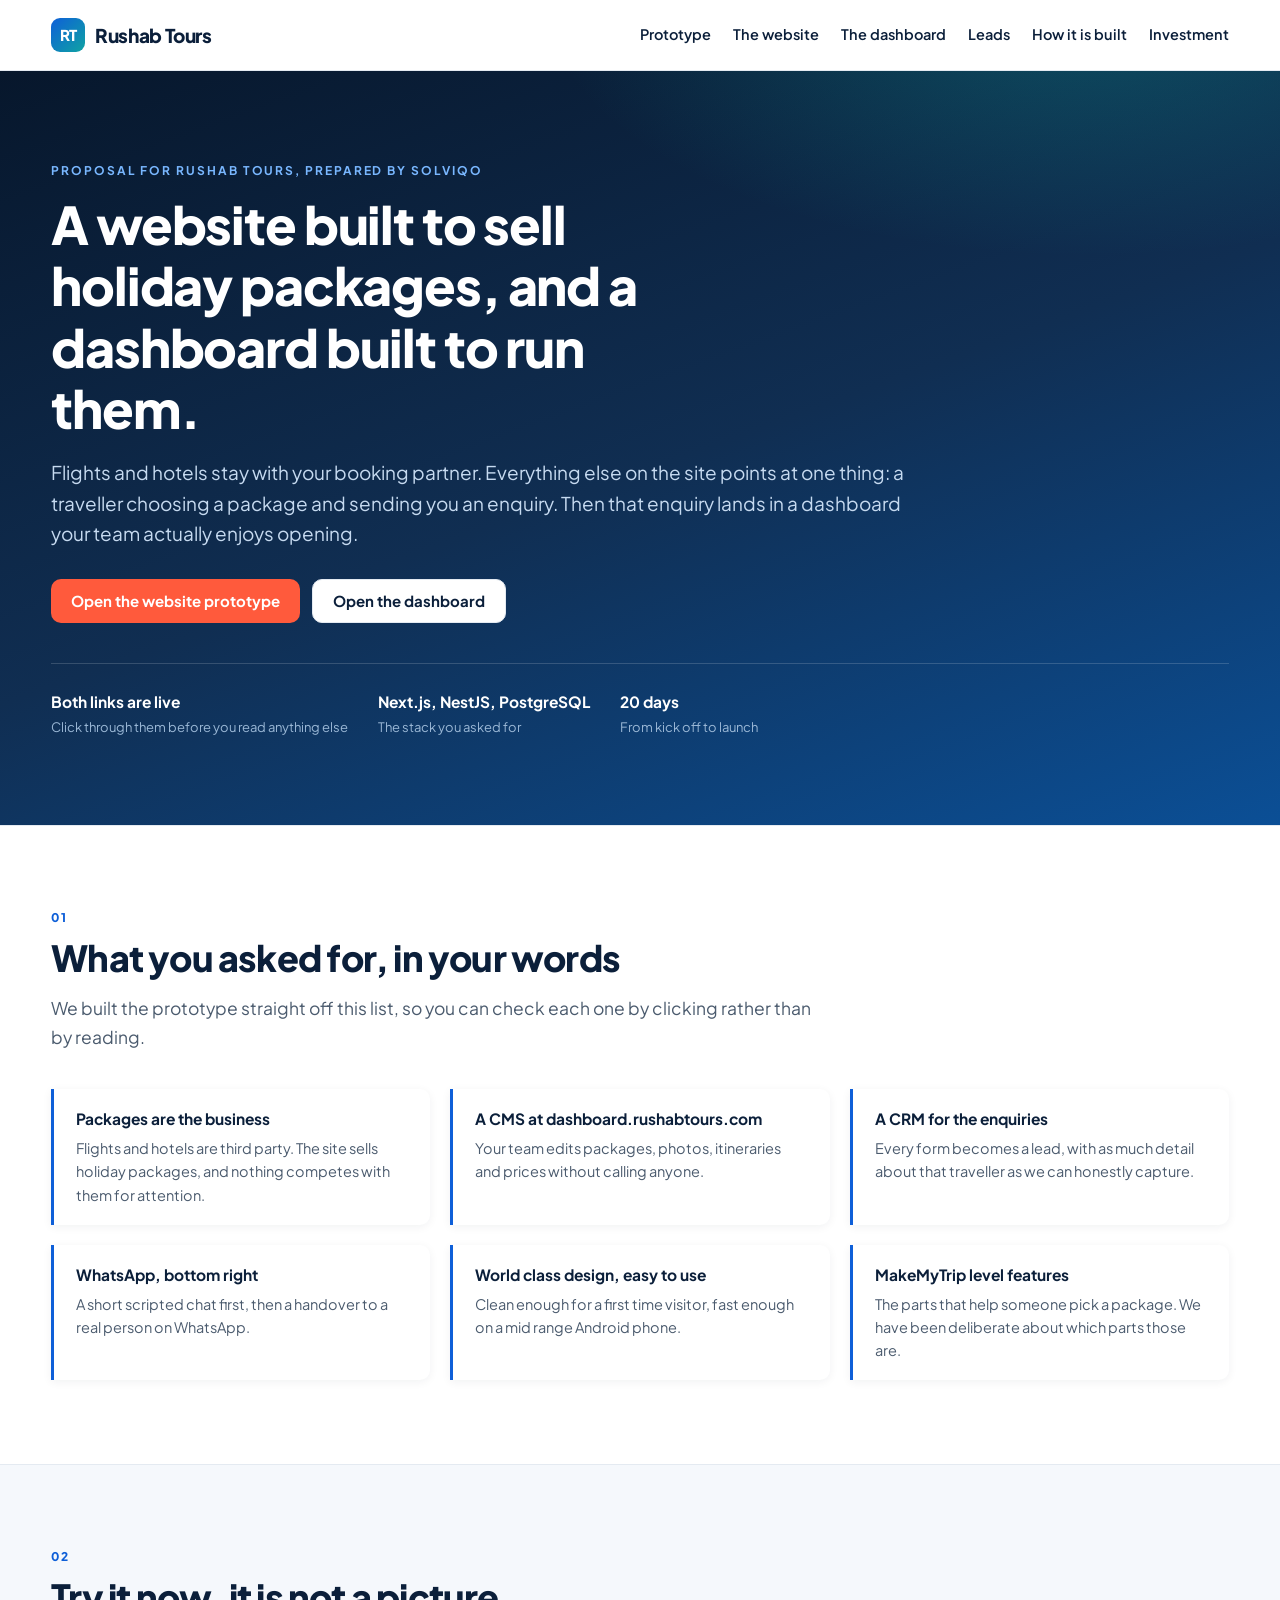
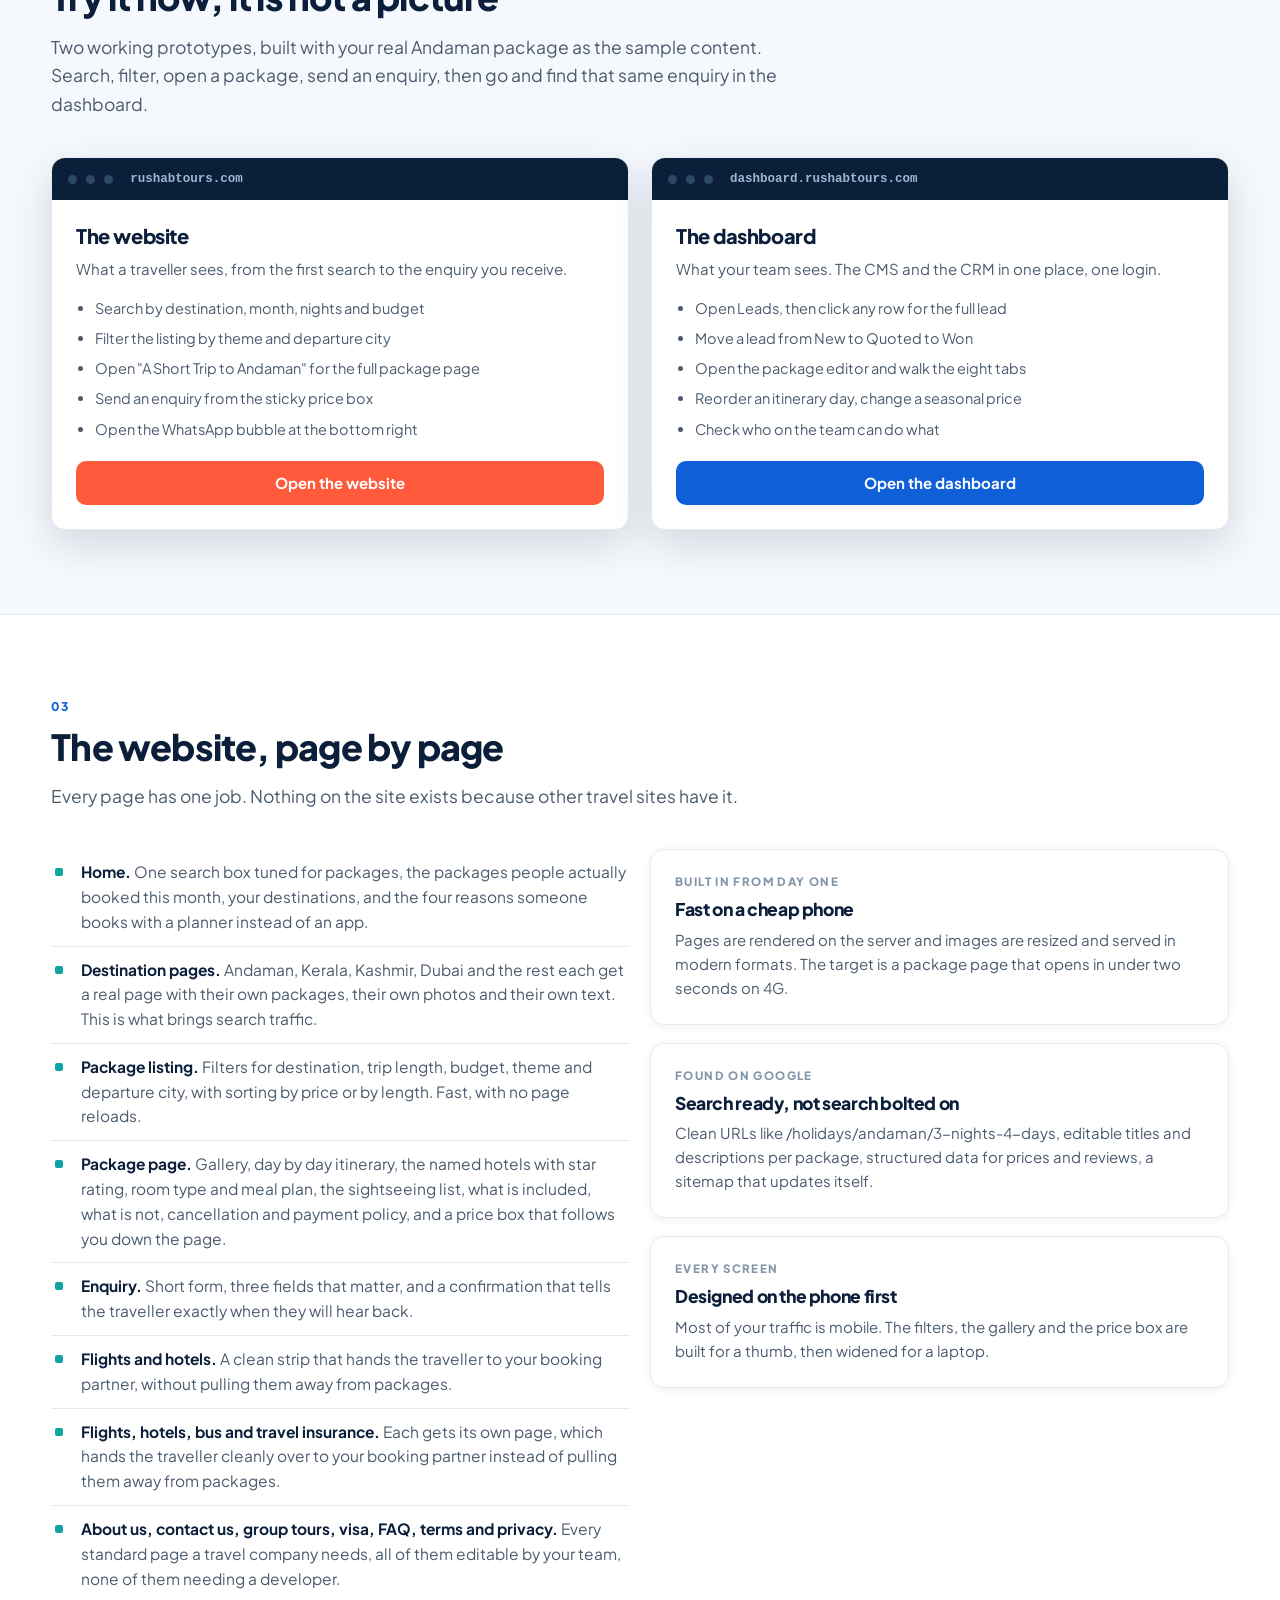
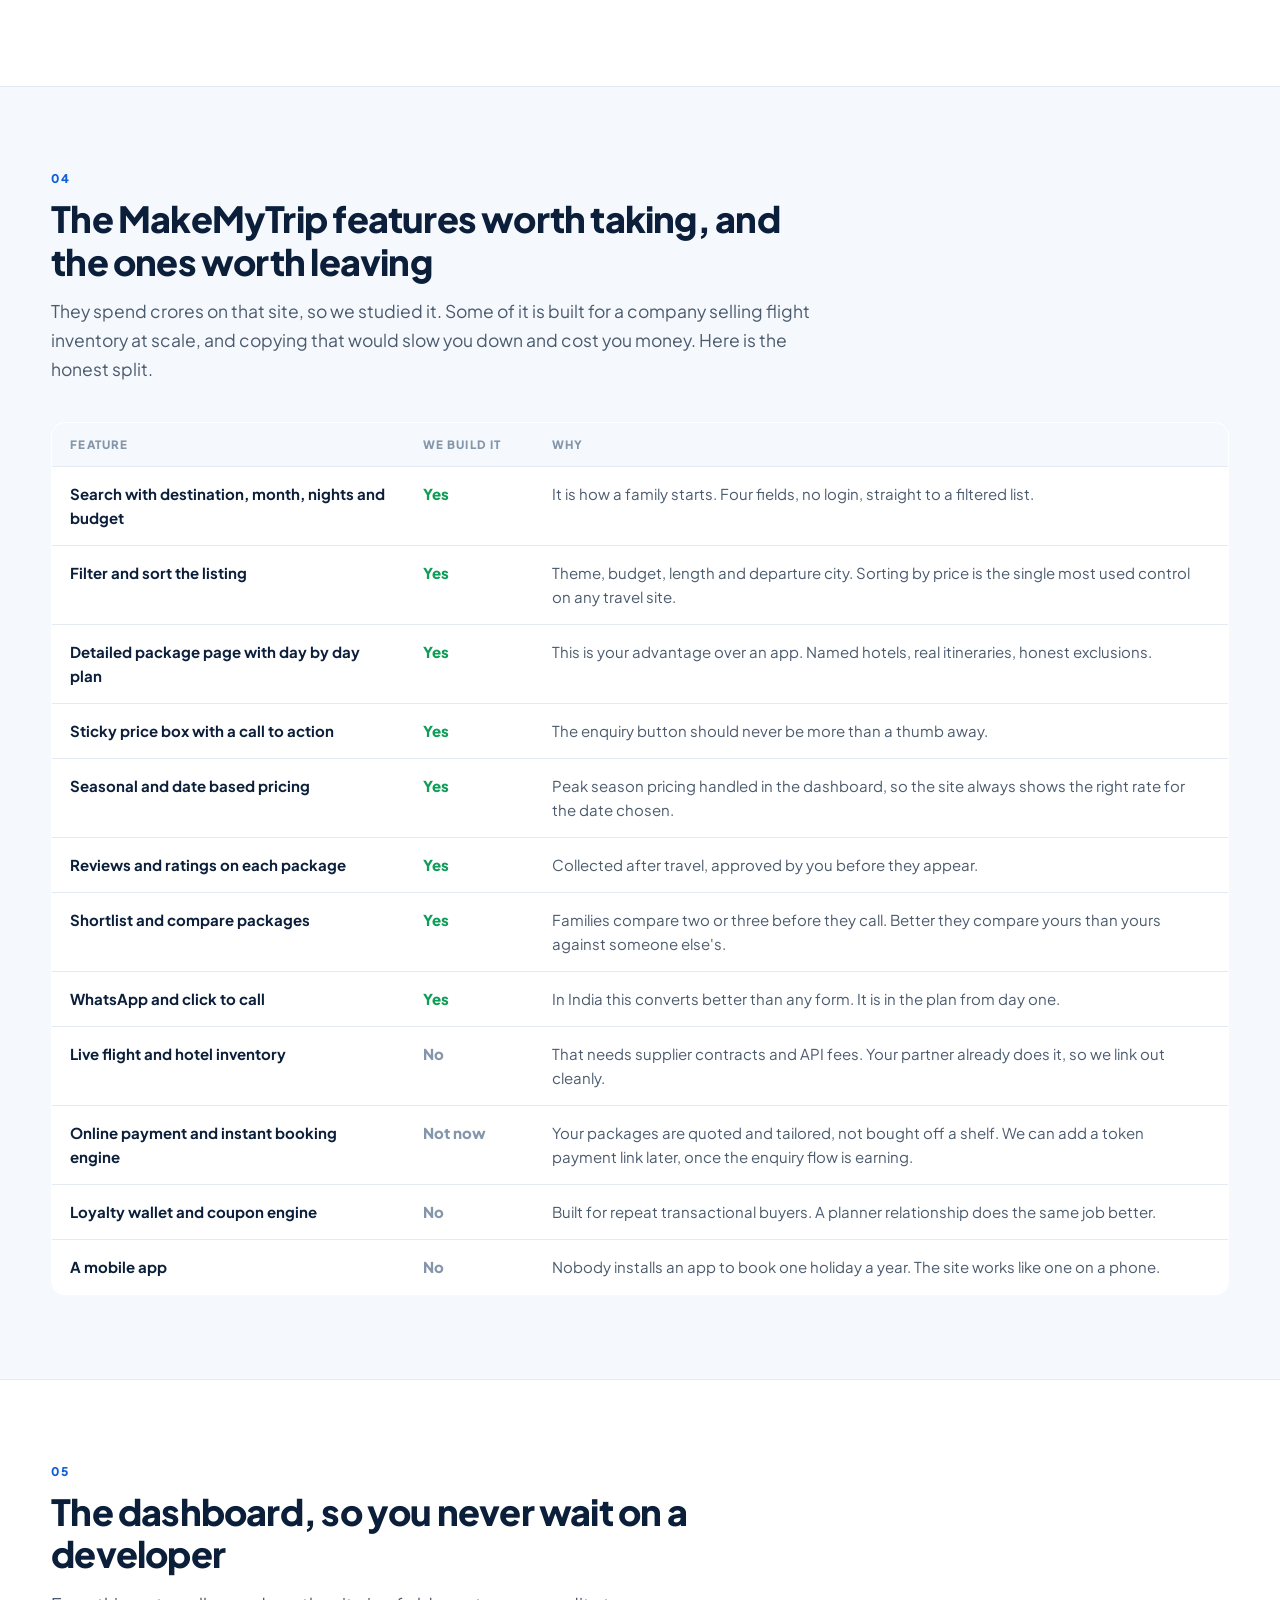
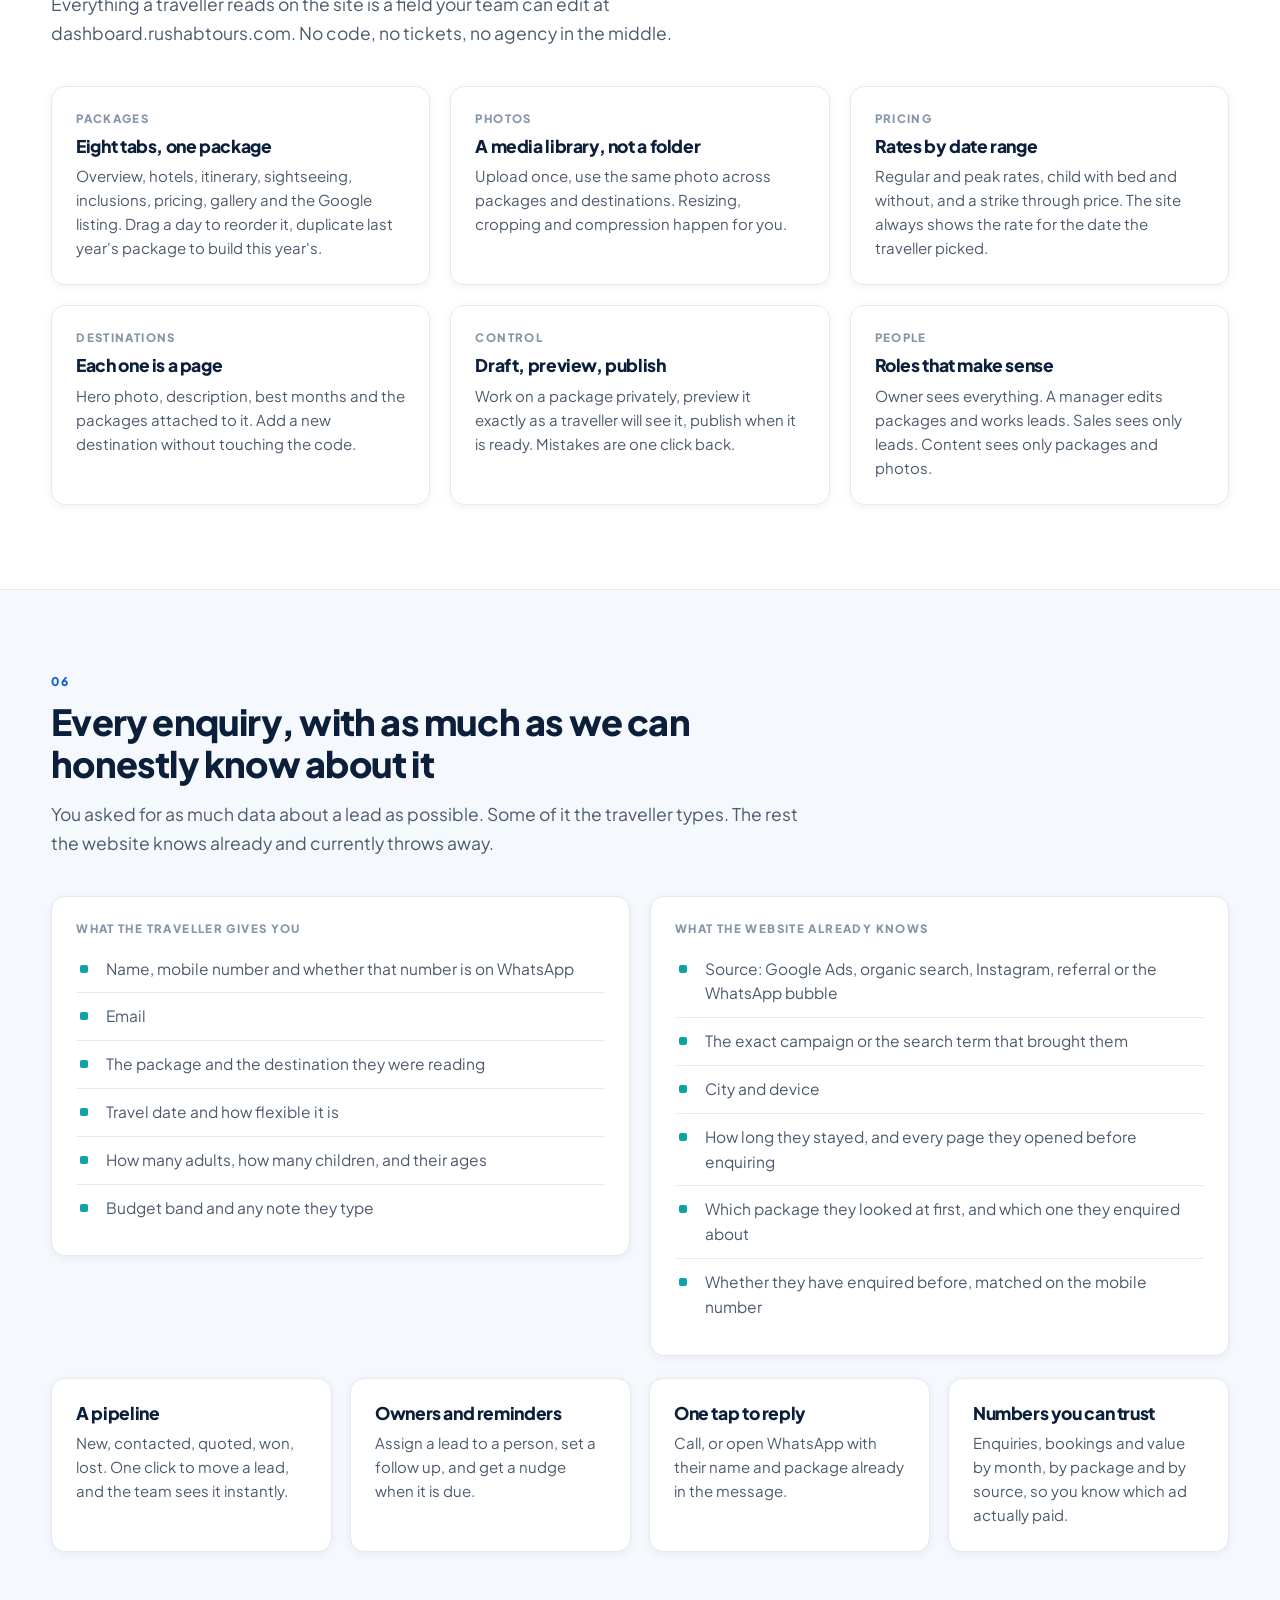
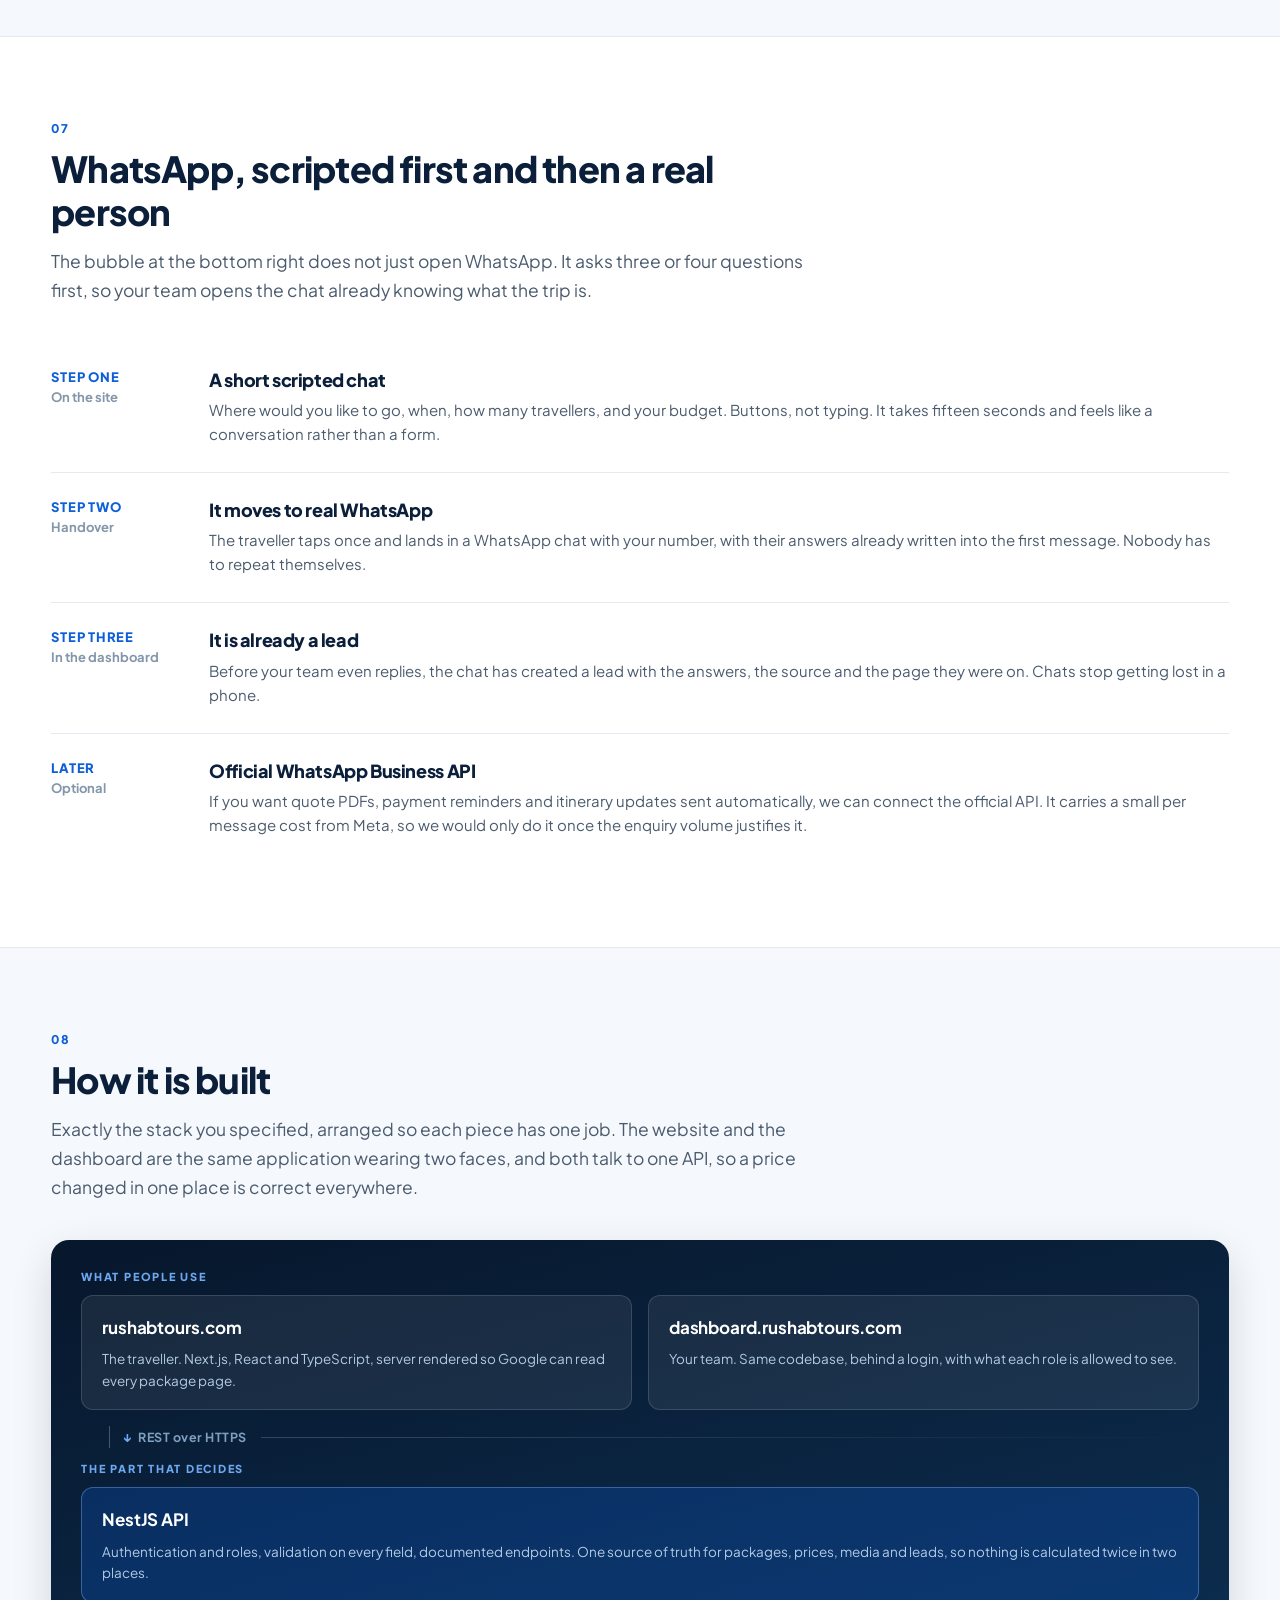
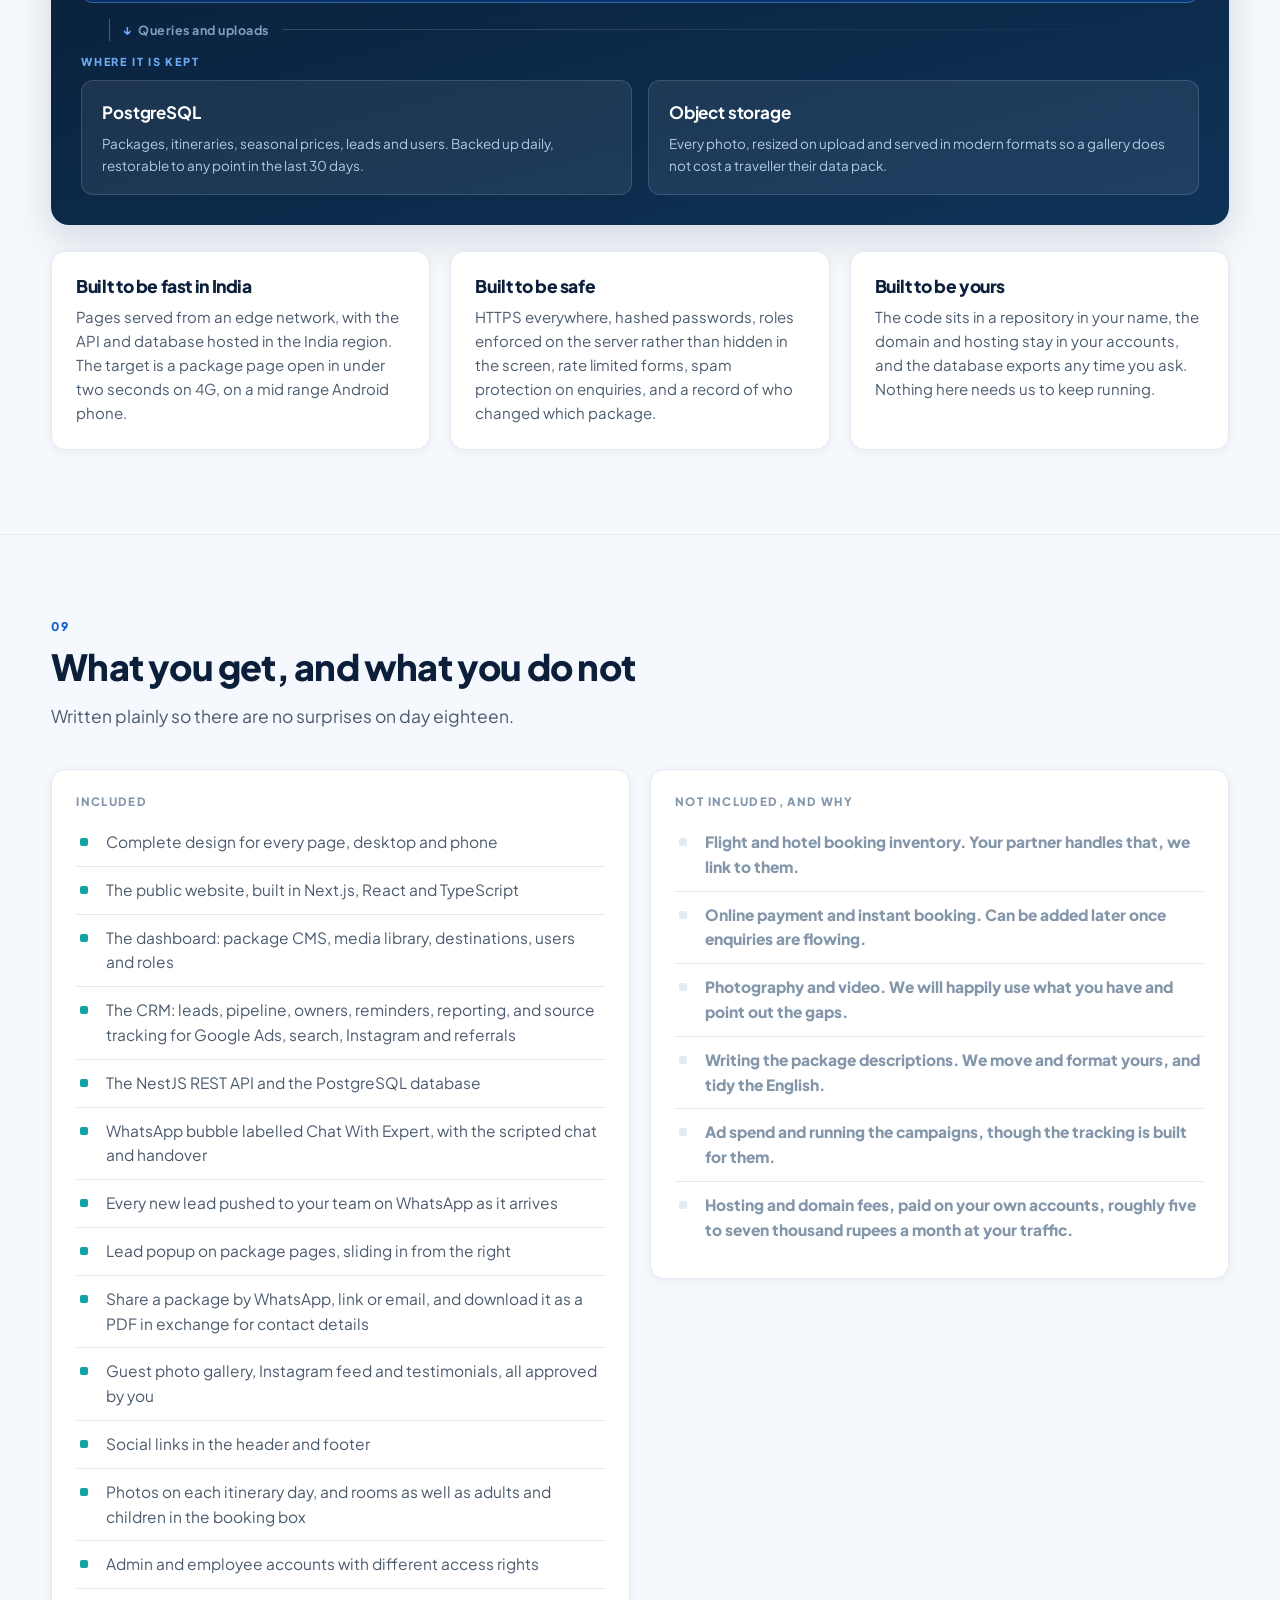
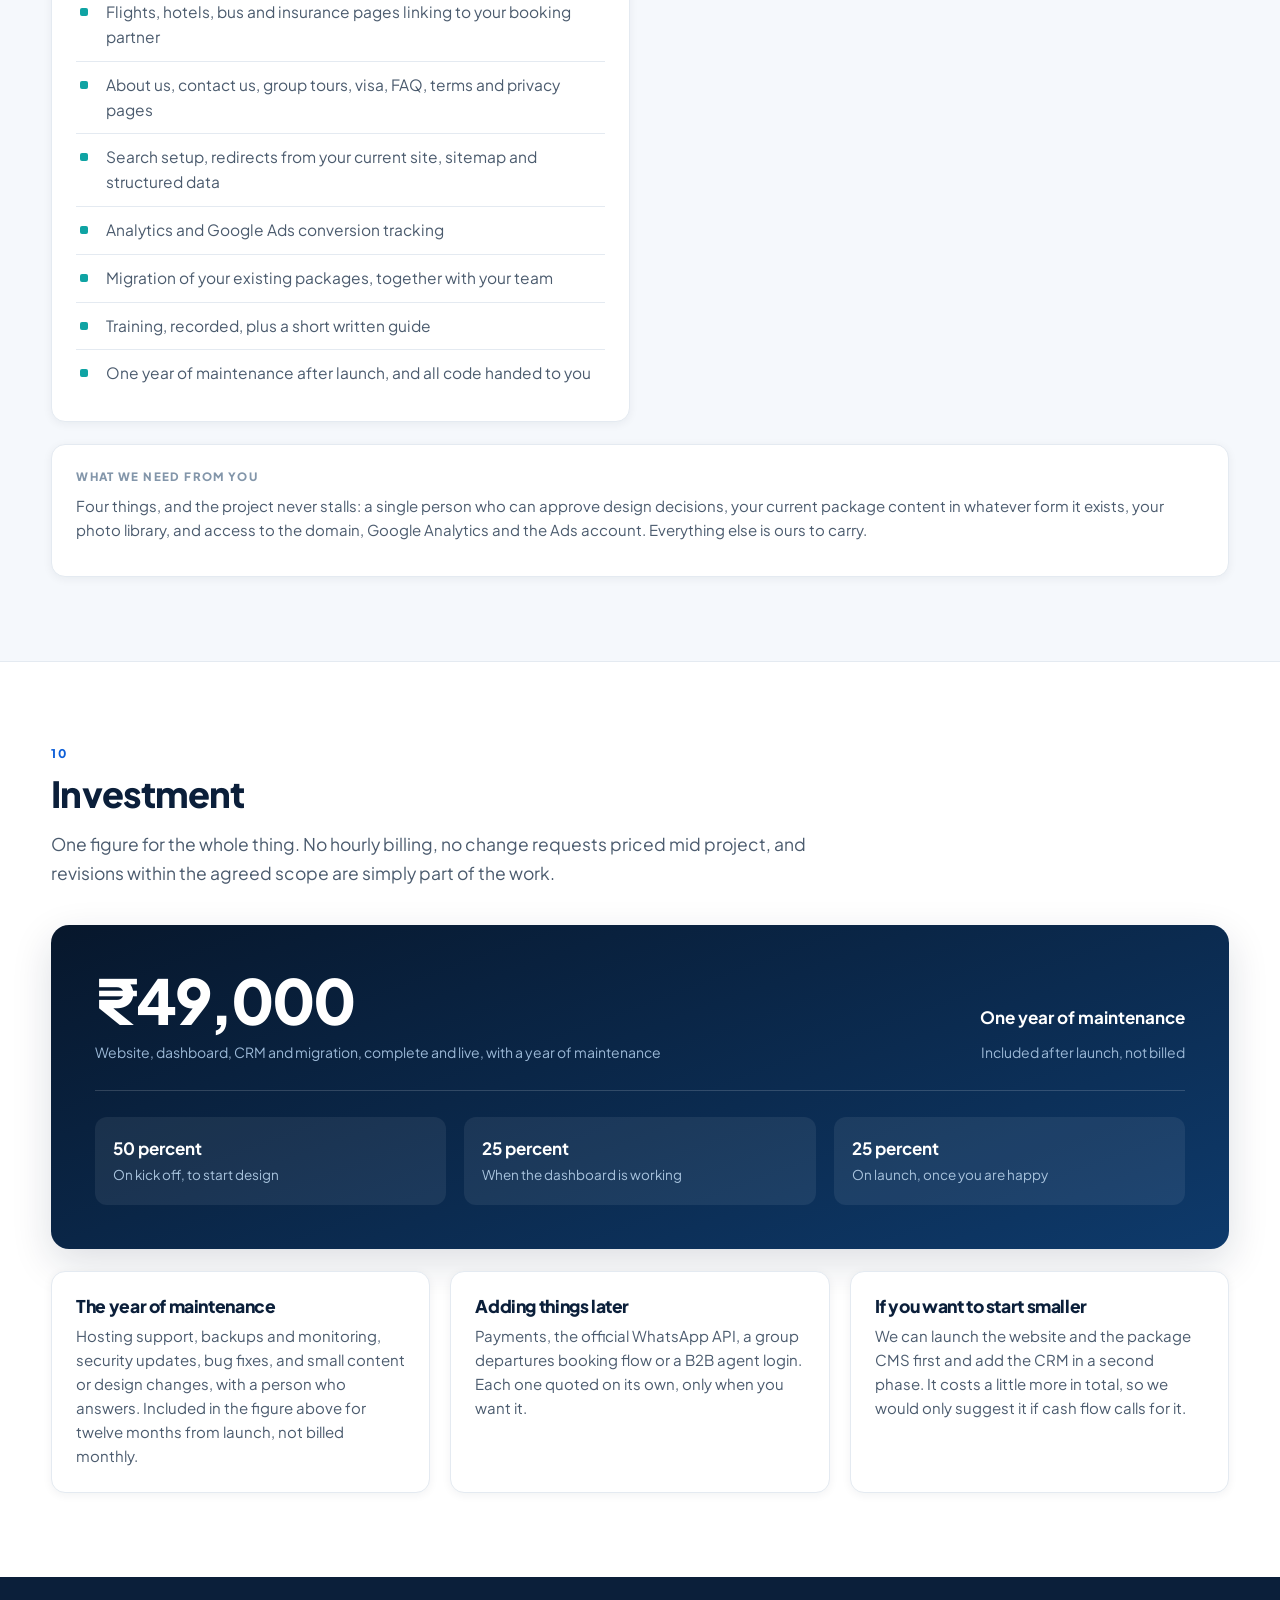
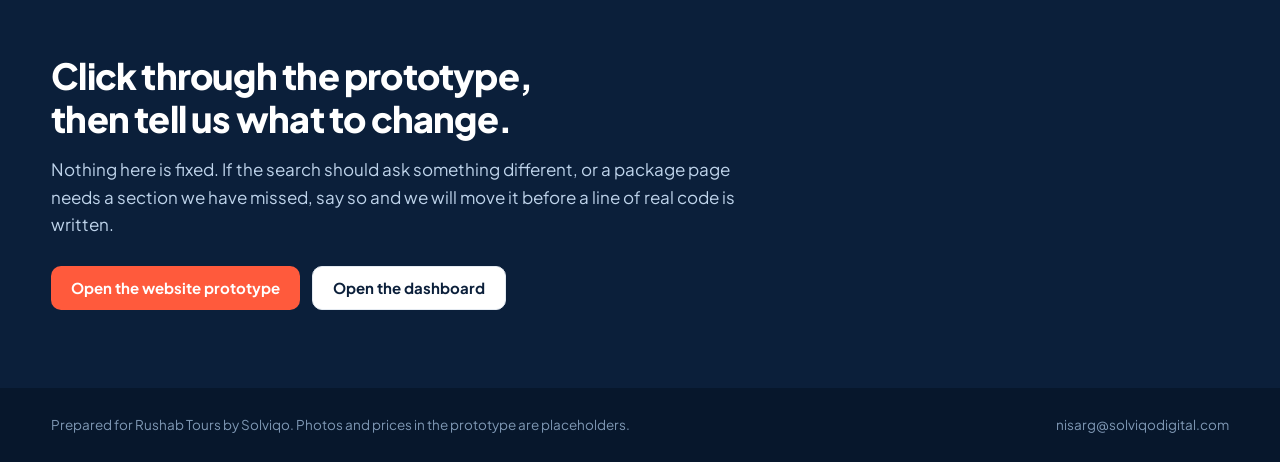
<file: index.html>
<!doctype html>
<html lang="en">
<head>
<meta charset="utf-8">
<meta name="viewport" content="width=device-width, initial-scale=1">
<title>A new rushabtours.com, proposal from Solviqo</title>
<meta name="description" content="A package first website, a CMS to run it, and a CRM that keeps every enquiry in one place. Proposal and working prototype for Rushab Tours.">
<meta name="robots" content="noindex, nofollow">
<link rel="preconnect" href="https://fonts.googleapis.com"><link rel="preconnect" href="https://fonts.gstatic.com" crossorigin>
<link rel="stylesheet" href="https://fonts.googleapis.com/css2?family=Plus+Jakarta+Sans:wght@500;600;700;800&display=swap">
<link rel="stylesheet" href="assets/site.css?v=2">
<link rel="stylesheet" href="assets/prop.css?v=7">
</head>
<body class="prop">

<header class="p-phd"><div class="wrap">
  <a class="logo" href="#top"><i>RT</i> Rushab Tours</a>
  <nav>
    <a href="#demo">Prototype</a>
    <a href="#site">The website</a>
    <a href="#cms">The dashboard</a>
    <a href="#crm">Leads</a>
    <a href="#build">How it is built</a>
    <a href="#price">Investment</a>
  </nav>
</div></header>

<!-- ============ HERO ============ -->
<section class="p-ph" id="top"><div class="wrap">
  <div class="p-eyebrow">Proposal for Rushab Tours, prepared by Solviqo</div>
  <h1>A website built to sell holiday packages, and a dashboard built to run them.</h1>
  <p>Flights and hotels stay with your booking partner. Everything else on the site points at one thing: a traveller choosing a package and sending you an enquiry. Then that enquiry lands in a dashboard your team actually enjoys opening.</p>
  <div class="p-cta">
    <a class="btn btn-p" href="site/">Open the website prototype</a>
    <a class="btn btn-o" href="dashboard/">Open the dashboard</a>
  </div>
  <div class="p-meta">
    <div><b>Both links are live</b><span>Click through them before you read anything else</span></div>
    <div><b>Next.js, NestJS, PostgreSQL</b><span>The stack you asked for</span></div>
    <div><b>20 days</b><span>From kick off to launch</span></div>
  </div>
</div></section>

<!-- ============ WHAT YOU SAID ============ -->
<section class="p-s" id="brief"><div class="wrap">
  <div class="p-h"><div class="p-num">01</div><h2>What you asked for, in your words</h2>
    <p>We built the prototype straight off this list, so you can check each one by clicking rather than by reading.</p></div>
  <div class="p-g3">
    <div class="p-said"><b>Packages are the business</b><p>Flights and hotels are third party. The site sells holiday packages, and nothing competes with them for attention.</p></div>
    <div class="p-said"><b>A CMS at dashboard.rushabtours.com</b><p>Your team edits packages, photos, itineraries and prices without calling anyone.</p></div>
    <div class="p-said"><b>A CRM for the enquiries</b><p>Every form becomes a lead, with as much detail about that traveller as we can honestly capture.</p></div>
    <div class="p-said"><b>WhatsApp, bottom right</b><p>A short scripted chat first, then a handover to a real person on WhatsApp.</p></div>
    <div class="p-said"><b>World class design, easy to use</b><p>Clean enough for a first time visitor, fast enough on a mid range Android phone.</p></div>
    <div class="p-said"><b>MakeMyTrip level features</b><p>The parts that help someone pick a package. We have been deliberate about which parts those are.</p></div>
  </div>
</div></section>

<!-- ============ PROTOTYPE ============ -->
<section class="p-s p-alt" id="demo"><div class="wrap">
  <div class="p-h"><div class="p-num">02</div><h2>Try it now, it is not a picture</h2>
    <p>Two working prototypes, built with your real Andaman package as the sample content. Search, filter, open a package, send an enquiry, then go and find that same enquiry in the dashboard.</p></div>
  <div class="p-demo">
    <div class="p-d">
      <div class="p-bar"><i></i><i></i><i></i><span>rushabtours.com</span></div>
      <div class="p-bd">
        <h3>The website</h3>
        <p>What a traveller sees, from the first search to the enquiry you receive.</p>
        <ul>
          <li>Search by destination, month, nights and budget</li>
          <li>Filter the listing by theme and departure city</li>
          <li>Open "A Short Trip to Andaman" for the full package page</li>
          <li>Send an enquiry from the sticky price box</li>
          <li>Open the WhatsApp bubble at the bottom right</li>
        </ul>
        <a class="btn btn-p" href="site/">Open the website</a>
      </div>
    </div>
    <div class="p-d">
      <div class="p-bar"><i></i><i></i><i></i><span>dashboard.rushabtours.com</span></div>
      <div class="p-bd">
        <h3>The dashboard</h3>
        <p>What your team sees. The CMS and the CRM in one place, one login.</p>
        <ul>
          <li>Open Leads, then click any row for the full lead</li>
          <li>Move a lead from New to Quoted to Won</li>
          <li>Open the package editor and walk the eight tabs</li>
          <li>Reorder an itinerary day, change a seasonal price</li>
          <li>Check who on the team can do what</li>
        </ul>
        <a class="btn btn-b" href="dashboard/">Open the dashboard</a>
      </div>
    </div>
  </div>
</div></section>

<!-- ============ THE WEBSITE ============ -->
<section class="p-s" id="site"><div class="wrap">
  <div class="p-h"><div class="p-num">03</div><h2>The website, page by page</h2>
    <p>Every page has one job. Nothing on the site exists because other travel sites have it.</p></div>
  <div class="p-g2" style="align-items:start">
    <div>
      <ul class="p-lst">
        <li><b>Home.</b> One search box tuned for packages, the packages people actually booked this month, your destinations, and the four reasons someone books with a planner instead of an app.</li>
        <li><b>Destination pages.</b> Andaman, Kerala, Kashmir, Dubai and the rest each get a real page with their own packages, their own photos and their own text. This is what brings search traffic.</li>
        <li><b>Package listing.</b> Filters for destination, trip length, budget, theme and departure city, with sorting by price or by length. Fast, with no page reloads.</li>
        <li><b>Package page.</b> Gallery, day by day itinerary, the named hotels with star rating, room type and meal plan, the sightseeing list, what is included, what is not, cancellation and payment policy, and a price box that follows you down the page.</li>
        <li><b>Enquiry.</b> Short form, three fields that matter, and a confirmation that tells the traveller exactly when they will hear back.</li>
        <li><b>Flights and hotels.</b> A clean strip that hands the traveller to your booking partner, without pulling them away from packages.</li>
        <li><b>Flights, hotels, bus and travel insurance.</b> Each gets its own page, which hands the traveller cleanly over to your booking partner instead of pulling them away from packages.</li>
        <li><b>About us, contact us, group tours, visa, FAQ, terms and privacy.</b> Every standard page a travel company needs, all of them editable by your team, none of them needing a developer.</li>
      </ul>
    </div>
    <div class="p-g2" style="grid-template-columns:1fr;gap:18px">
      <div class="p-card"><span class="p-k">Built in from day one</span>
        <h3>Fast on a cheap phone</h3>
        <p>Pages are rendered on the server and images are resized and served in modern formats. The target is a package page that opens in under two seconds on 4G.</p></div>
      <div class="p-card"><span class="p-k">Found on Google</span>
        <h3>Search ready, not search bolted on</h3>
        <p>Clean URLs like /holidays/andaman/3-nights-4-days, editable titles and descriptions per package, structured data for prices and reviews, a sitemap that updates itself.</p></div>
      <div class="p-card"><span class="p-k">Every screen</span>
        <h3>Designed on the phone first</h3>
        <p>Most of your traffic is mobile. The filters, the gallery and the price box are built for a thumb, then widened for a laptop.</p></div>
    </div>
  </div>
</div></section>

<!-- ============ MMT ============ -->
<section class="p-s p-alt" id="mmt"><div class="wrap">
  <div class="p-h"><div class="p-num">04</div><h2>The MakeMyTrip features worth taking, and the ones worth leaving</h2>
    <p>They spend crores on that site, so we studied it. Some of it is built for a company selling flight inventory at scale, and copying that would slow you down and cost you money. Here is the honest split.</p></div>
  <div class="p-tt-wrap"><table class="p-tt">
    <thead><tr><th style="width:30%">Feature</th><th style="width:11%">We build it</th><th>Why</th></tr></thead>
    <tbody>
      <tr><td><b>Search with destination, month, nights and budget</b></td><td class="p-yes">Yes</td><td>It is how a family starts. Four fields, no login, straight to a filtered list.</td></tr>
      <tr><td><b>Filter and sort the listing</b></td><td class="p-yes">Yes</td><td>Theme, budget, length and departure city. Sorting by price is the single most used control on any travel site.</td></tr>
      <tr><td><b>Detailed package page with day by day plan</b></td><td class="p-yes">Yes</td><td>This is your advantage over an app. Named hotels, real itineraries, honest exclusions.</td></tr>
      <tr><td><b>Sticky price box with a call to action</b></td><td class="p-yes">Yes</td><td>The enquiry button should never be more than a thumb away.</td></tr>
      <tr><td><b>Seasonal and date based pricing</b></td><td class="p-yes">Yes</td><td>Peak season pricing handled in the dashboard, so the site always shows the right rate for the date chosen.</td></tr>
      <tr><td><b>Reviews and ratings on each package</b></td><td class="p-yes">Yes</td><td>Collected after travel, approved by you before they appear.</td></tr>
      <tr><td><b>Shortlist and compare packages</b></td><td class="p-yes">Yes</td><td>Families compare two or three before they call. Better they compare yours than yours against someone else's.</td></tr>
      <tr><td><b>WhatsApp and click to call</b></td><td class="p-yes">Yes</td><td>In India this converts better than any form. It is in the plan from day one.</td></tr>
      <tr><td><b>Live flight and hotel inventory</b></td><td class="p-no">No</td><td>That needs supplier contracts and API fees. Your partner already does it, so we link out cleanly.</td></tr>
      <tr><td><b>Online payment and instant booking engine</b></td><td class="p-no">Not now</td><td>Your packages are quoted and tailored, not bought off a shelf. We can add a token payment link later, once the enquiry flow is earning.</td></tr>
      <tr><td><b>Loyalty wallet and coupon engine</b></td><td class="p-no">No</td><td>Built for repeat transactional buyers. A planner relationship does the same job better.</td></tr>
      <tr><td><b>A mobile app</b></td><td class="p-no">No</td><td>Nobody installs an app to book one holiday a year. The site works like one on a phone.</td></tr>
    </tbody>
  </table></div>
</div></section>

<!-- ============ CMS ============ -->
<section class="p-s" id="cms"><div class="wrap">
  <div class="p-h"><div class="p-num">05</div><h2>The dashboard, so you never wait on a developer</h2>
    <p>Everything a traveller reads on the site is a field your team can edit at dashboard.rushabtours.com. No code, no tickets, no agency in the middle.</p></div>
  <div class="p-g3">
    <div class="p-card"><span class="p-k">Packages</span><h3>Eight tabs, one package</h3>
      <p>Overview, hotels, itinerary, sightseeing, inclusions, pricing, gallery and the Google listing. Drag a day to reorder it, duplicate last year's package to build this year's.</p></div>
    <div class="p-card"><span class="p-k">Photos</span><h3>A media library, not a folder</h3>
      <p>Upload once, use the same photo across packages and destinations. Resizing, cropping and compression happen for you.</p></div>
    <div class="p-card"><span class="p-k">Pricing</span><h3>Rates by date range</h3>
      <p>Regular and peak rates, child with bed and without, and a strike through price. The site always shows the rate for the date the traveller picked.</p></div>
    <div class="p-card"><span class="p-k">Destinations</span><h3>Each one is a page</h3>
      <p>Hero photo, description, best months and the packages attached to it. Add a new destination without touching the code.</p></div>
    <div class="p-card"><span class="p-k">Control</span><h3>Draft, preview, publish</h3>
      <p>Work on a package privately, preview it exactly as a traveller will see it, publish when it is ready. Mistakes are one click back.</p></div>
    <div class="p-card"><span class="p-k">People</span><h3>Roles that make sense</h3>
      <p>Owner sees everything. A manager edits packages and works leads. Sales sees only leads. Content sees only packages and photos.</p></div>
  </div>
</div></section>

<!-- ============ CRM ============ -->
<section class="p-s p-alt" id="crm"><div class="wrap">
  <div class="p-h"><div class="p-num">06</div><h2>Every enquiry, with as much as we can honestly know about it</h2>
    <p>You asked for as much data about a lead as possible. Some of it the traveller types. The rest the website knows already and currently throws away.</p></div>
  <div class="p-g2" style="align-items:start">
    <div class="p-card"><span class="p-k">What the traveller gives you</span>
      <ul class="p-lst" style="margin-top:4px">
        <li>Name, mobile number and whether that number is on WhatsApp</li>
        <li>Email</li>
        <li>The package and the destination they were reading</li>
        <li>Travel date and how flexible it is</li>
        <li>How many adults, how many children, and their ages</li>
        <li>Budget band and any note they type</li>
      </ul>
    </div>
    <div class="p-card"><span class="p-k">What the website already knows</span>
      <ul class="p-lst" style="margin-top:4px">
        <li>Source: Google Ads, organic search, Instagram, referral or the WhatsApp bubble</li>
        <li>The exact campaign or the search term that brought them</li>
        <li>City and device</li>
        <li>How long they stayed, and every page they opened before enquiring</li>
        <li>Which package they looked at first, and which one they enquired about</li>
        <li>Whether they have enquired before, matched on the mobile number</li>
      </ul>
    </div>
  </div>
  <div class="p-g4" style="margin-top:22px">
    <div class="p-card"><h3>A pipeline</h3><p>New, contacted, quoted, won, lost. One click to move a lead, and the team sees it instantly.</p></div>
    <div class="p-card"><h3>Owners and reminders</h3><p>Assign a lead to a person, set a follow up, and get a nudge when it is due.</p></div>
    <div class="p-card"><h3>One tap to reply</h3><p>Call, or open WhatsApp with their name and package already in the message.</p></div>
    <div class="p-card"><h3>Numbers you can trust</h3><p>Enquiries, bookings and value by month, by package and by source, so you know which ad actually paid.</p></div>
  </div>
</div></section>

<!-- ============ WHATSAPP ============ -->
<section class="p-s" id="wa"><div class="wrap">
  <div class="p-h"><div class="p-num">07</div><h2>WhatsApp, scripted first and then a real person</h2>
    <p>The bubble at the bottom right does not just open WhatsApp. It asks three or four questions first, so your team opens the chat already knowing what the trip is.</p></div>
  <div class="p-steps">
    <div class="p-step"><div class="p-w">Step one<small>On the site</small></div><div>
      <h3>A short scripted chat</h3>
      <p>Where would you like to go, when, how many travellers, and your budget. Buttons, not typing. It takes fifteen seconds and feels like a conversation rather than a form.</p></div></div>
    <div class="p-step"><div class="p-w">Step two<small>Handover</small></div><div>
      <h3>It moves to real WhatsApp</h3>
      <p>The traveller taps once and lands in a WhatsApp chat with your number, with their answers already written into the first message. Nobody has to repeat themselves.</p></div></div>
    <div class="p-step"><div class="p-w">Step three<small>In the dashboard</small></div><div>
      <h3>It is already a lead</h3>
      <p>Before your team even replies, the chat has created a lead with the answers, the source and the page they were on. Chats stop getting lost in a phone.</p></div></div>
    <div class="p-step"><div class="p-w">Later<small>Optional</small></div><div>
      <h3>Official WhatsApp Business API</h3>
      <p>If you want quote PDFs, payment reminders and itinerary updates sent automatically, we can connect the official API. It carries a small per message cost from Meta, so we would only do it once the enquiry volume justifies it.</p></div></div>
  </div>
</div></section>

<!-- ============ STACK ============ -->
<section class="p-s p-alt" id="build"><div class="wrap">
  <div class="p-h"><div class="p-num">08</div><h2>How it is built</h2>
    <p>Exactly the stack you specified, arranged so each piece has one job. The website and the dashboard are the same application wearing two faces, and both talk to one API, so a price changed in one place is correct everywhere.</p></div>

  <div class="p-arch">
    <div class="p-layer">
      <span class="p-tag">What people use</span>
      <div class="p-boxes">
        <div><b>rushabtours.com</b><small>The traveller. Next.js, React and TypeScript, server rendered so Google can read every package page.</small></div>
        <div><b>dashboard.rushabtours.com</b><small>Your team. Same codebase, behind a login, with what each role is allowed to see.</small></div>
      </div>
    </div>

    <div class="p-wire"><span>REST over HTTPS</span></div>

    <div class="p-layer">
      <span class="p-tag">The part that decides</span>
      <div class="p-boxes p-one">
        <div><b>NestJS API</b><small>Authentication and roles, validation on every field, documented endpoints. One source of truth for packages, prices, media and leads, so nothing is calculated twice in two places.</small></div>
      </div>
    </div>

    <div class="p-wire"><span>Queries and uploads</span></div>

    <div class="p-layer">
      <span class="p-tag">Where it is kept</span>
      <div class="p-boxes">
        <div><b>PostgreSQL</b><small>Packages, itineraries, seasonal prices, leads and users. Backed up daily, restorable to any point in the last 30 days.</small></div>
        <div><b>Object storage</b><small>Every photo, resized on upload and served in modern formats so a gallery does not cost a traveller their data pack.</small></div>
      </div>
    </div>
  </div>

  <div class="p-g3" style="margin-top:26px">
    <div class="p-card"><h3>Built to be fast in India</h3><p>Pages served from an edge network, with the API and database hosted in the India region. The target is a package page open in under two seconds on 4G, on a mid range Android phone.</p></div>
    <div class="p-card"><h3>Built to be safe</h3><p>HTTPS everywhere, hashed passwords, roles enforced on the server rather than hidden in the screen, rate limited forms, spam protection on enquiries, and a record of who changed which package.</p></div>
    <div class="p-card"><h3>Built to be yours</h3><p>The code sits in a repository in your name, the domain and hosting stay in your accounts, and the database exports any time you ask. Nothing here needs us to keep running.</p></div>
  </div>
</div></section>

<!-- ============ SCOPE ============ -->
<section class="p-s p-alt" id="scope"><div class="wrap">
  <div class="p-h"><div class="p-num">09</div><h2>What you get, and what you do not</h2>
    <p>Written plainly so there are no surprises on day eighteen.</p></div>
  <div class="p-g2" style="align-items:start">
    <div class="p-card"><span class="p-k">Included</span>
      <ul class="p-lst" style="margin-top:4px">
        <li>Complete design for every page, desktop and phone</li>
        <li>The public website, built in Next.js, React and TypeScript</li>
        <li>The dashboard: package CMS, media library, destinations, users and roles</li>
        <li>The CRM: leads, pipeline, owners, reminders, reporting, and source tracking for Google Ads, search, Instagram and referrals</li>
        <li>The NestJS REST API and the PostgreSQL database</li>
        <li>WhatsApp bubble labelled Chat With Expert, with the scripted chat and handover</li>
        <li>Every new lead pushed to your team on WhatsApp as it arrives</li>
        <li>Lead popup on package pages, sliding in from the right</li>
        <li>Share a package by WhatsApp, link or email, and download it as a PDF in exchange for contact details</li>
        <li>Guest photo gallery, Instagram feed and testimonials, all approved by you</li>
        <li>Social links in the header and footer</li>
        <li>Photos on each itinerary day, and rooms as well as adults and children in the booking box</li>
        <li>Admin and employee accounts with different access rights</li>
        <li>Flights, hotels, bus and insurance pages linking to your booking partner</li>
        <li>About us, contact us, group tours, visa, FAQ, terms and privacy pages</li>
        <li>Search setup, redirects from your current site, sitemap and structured data</li>
        <li>Analytics and Google Ads conversion tracking</li>
        <li>Migration of your existing packages, together with your team</li>
        <li>Training, recorded, plus a short written guide</li>
        <li>One year of maintenance after launch, and all code handed to you</li>
      </ul>
    </div>
    <div class="p-card"><span class="p-k">Not included, and why</span>
      <ul class="p-lst p-no" style="margin-top:4px">
        <li>Flight and hotel booking inventory. Your partner handles that, we link to them.</li>
        <li>Online payment and instant booking. Can be added later once enquiries are flowing.</li>
        <li>Photography and video. We will happily use what you have and point out the gaps.</li>
        <li>Writing the package descriptions. We move and format yours, and tidy the English.</li>
        <li>Ad spend and running the campaigns, though the tracking is built for them.</li>
        <li>Hosting and domain fees, paid on your own accounts, roughly five to seven thousand rupees a month at your traffic.</li>
      </ul>
    </div>
  </div>
  <div class="p-card" style="margin-top:22px"><span class="p-k">What we need from you</span>
    <p style="margin-bottom:10px">Four things, and the project never stalls: a single person who can approve design decisions, your current package content in whatever form it exists, your photo library, and access to the domain, Google Analytics and the Ads account. Everything else is ours to carry.</p></div>
</div></section>

<!-- ============ PRICE ============ -->
<section class="p-s" id="price"><div class="wrap">
  <div class="p-h"><div class="p-num">10</div><h2>Investment</h2>
    <p>One figure for the whole thing. No hourly billing, no change requests priced mid project, and revisions within the agreed scope are simply part of the work.</p></div>
  <!-- NUMBER: change the figure below if the commercial lands differently -->
  <div class="p-price">
    <div class="p-top">
      <div><div class="p-big">&#8377;49,000</div><small>Website, dashboard, CRM and migration, complete and live, with a year of maintenance</small></div>
      <div style="text-align:right"><b style="color:#fff;font-size:17px">One year of maintenance</b><br><small>Included after launch, not billed</small></div>
    </div>
    <div class="p-pay">
      <div><b>50 percent</b><span>On kick off, to start design</span></div>
      <div><b>25 percent</b><span>When the dashboard is working</span></div>
      <div><b>25 percent</b><span>On launch, once you are happy</span></div>
    </div>
  </div>
  <div class="p-g3" style="margin-top:22px">
    <div class="p-card"><h3>The year of maintenance</h3><p>Hosting support, backups and monitoring, security updates, bug fixes, and small content or design changes, with a person who answers. Included in the figure above for twelve months from launch, not billed monthly.</p></div>
    <div class="p-card"><h3>Adding things later</h3><p>Payments, the official WhatsApp API, a group departures booking flow or a B2B agent login. Each one quoted on its own, only when you want it.</p></div>
    <div class="p-card"><h3>If you want to start smaller</h3><p>We can launch the website and the package CMS first and add the CRM in a second phase. It costs a little more in total, so we would only suggest it if cash flow calls for it.</p></div>
  </div>
</div></section>

<!-- ============ END ============ -->
<section class="p-end"><div class="wrap">
  <h2>Click through the prototype, then tell us what to change.</h2>
  <p>Nothing here is fixed. If the search should ask something different, or a package page needs a section we have missed, say so and we will move it before a line of real code is written.</p>
  <div class="p-cta">
    <a class="btn btn-p" href="site/">Open the website prototype</a>
    <a class="btn btn-o" href="dashboard/">Open the dashboard</a>
  </div>
</div></section>

<footer class="p-pf"><div class="wrap">
  <span>Prepared for Rushab Tours by Solviqo. Photos and prices in the prototype are placeholders.</span>
  <span>nisarg@solviqodigital.com</span>
</div></footer>

</body>
</html>
</file>
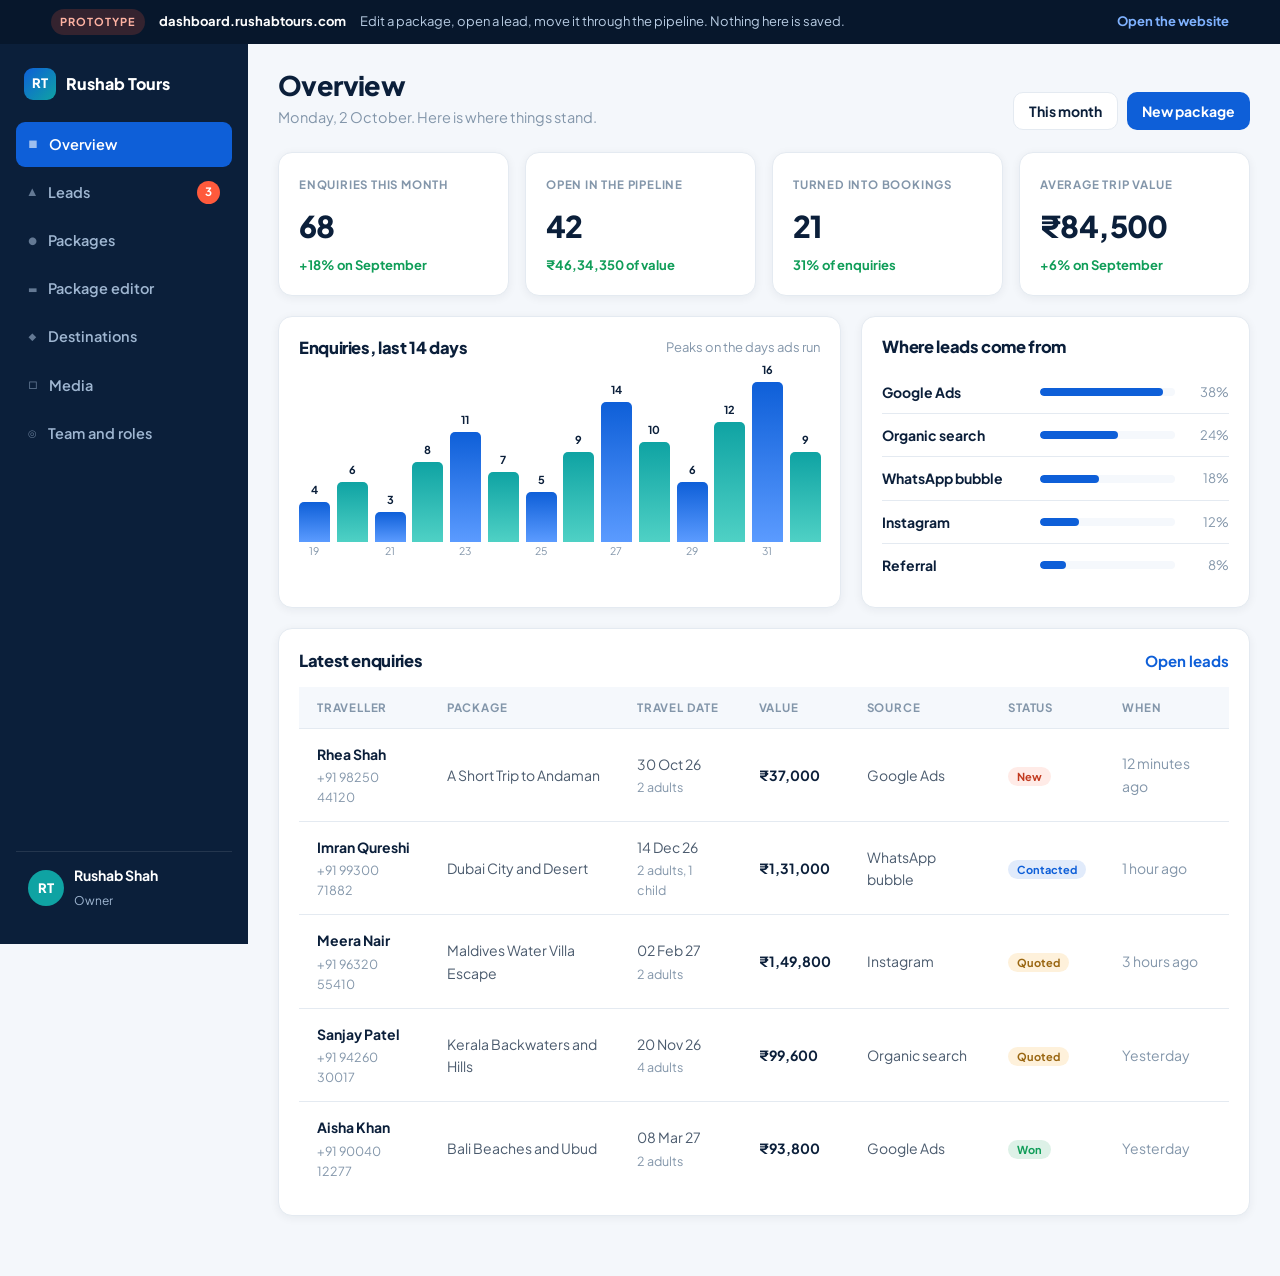
<file: dashboard/index.html>
<!doctype html>
<html lang="en">
<head>
<meta charset="utf-8">
<meta name="viewport" content="width=device-width, initial-scale=1">
<title>Rushab Tours dashboard, prototype</title>
<meta name="robots" content="noindex, nofollow">
<link rel="preconnect" href="https://fonts.googleapis.com"><link rel="preconnect" href="https://fonts.gstatic.com" crossorigin>
<link rel="stylesheet" href="https://fonts.googleapis.com/css2?family=Plus+Jakarta+Sans:wght@500;600;700;800&display=swap">
<link rel="stylesheet" href="../assets/site.css?v=4">
<link rel="stylesheet" href="../assets/dash.css?v=4">
</head>
<body class="dash">

<div class="rib"><div class="wrap">
  <span class="tag">Prototype</span>
  <b>dashboard.rushabtours.com</b>
  Edit a package, open a lead, move it through the pipeline. Nothing here is saved.
  <a href="../site/">Open the website</a>
</div></div>

<div class="shell">
  <aside class="side">
    <div class="side-logo"><i>RT</i><span>Rushab Tours</span></div>
    <nav>
      <a data-v="vHome" class="on"><i>&#9632;</i>Overview</a>
      <a data-v="vLeads"><i>&#9650;</i>Leads <b id="newCount">3</b></a>
      <a data-v="vPkgs"><i>&#9679;</i>Packages</a>
      <a data-v="vEdit"><i>&#9644;</i>Package editor</a>
      <a data-v="vDest"><i>&#9670;</i>Destinations</a>
      <a data-v="vMedia"><i>&#9633;</i>Media</a>
      <a data-v="vTeam"><i>&#9678;</i>Team and roles</a>
    </nav>
    <div class="side-user"><div class="av">RT</div><div><b>Rushab Shah</b><small>Owner</small></div></div>
  </aside>

  <main class="main">
    <!-- ================= OVERVIEW ================= -->
    <section class="view on" id="vHome">
      <header class="top"><div><h1>Overview</h1><p>Monday, 2 October. Here is where things stand.</p></div>
        <div class="tools"><button class="btn btn-o btn-sm">This month</button><button class="btn btn-b btn-sm">New package</button></div></header>

      <div class="kpis" id="kpis"></div>

      <div class="cols2">
        <div class="panel">
          <div class="panel-h"><h3>Enquiries, last 14 days</h3><span class="muted">Peaks on the days ads run</span></div>
          <div class="chart" id="chart"></div>
        </div>
        <div class="panel">
          <div class="panel-h"><h3>Where leads come from</h3></div>
          <div id="srcList"></div>
        </div>
      </div>

      <div class="panel" style="margin-top:20px">
        <div class="panel-h"><h3>Latest enquiries</h3><a class="link" data-v="vLeads">Open leads</a></div>
        <div id="recent"></div>
      </div>
    </section>

    <!-- ================= LEADS ================= -->
    <section class="view" id="vLeads">
      <header class="top"><div><h1>Leads</h1><p>Every enquiry from the website, the WhatsApp bubble and the phone.</p></div>
        <div class="tools"><input class="srch" id="lq" placeholder="Search name, number or package"><button class="btn btn-o btn-sm">Export</button></div></header>

      <div class="tabs" id="lTabs"></div>
      <div class="panel nopad"><div class="tbl-wrap"><table class="tbl" id="lTable"></table></div></div>
    </section>

    <!-- ================= PACKAGES ================= -->
    <section class="view" id="vPkgs">
      <header class="top"><div><h1>Packages</h1><p>Eight live, two drafts. Duplicate one to build the next.</p></div>
        <div class="tools"><input class="srch" id="pq" placeholder="Search packages"><button class="btn btn-b btn-sm" data-v="vEdit">New package</button></div></header>
      <div class="panel nopad"><div class="tbl-wrap"><table class="tbl" id="pTable"></table></div></div>
    </section>

    <!-- ================= PACKAGE EDITOR ================= -->
    <section class="view" id="vEdit">
      <header class="top"><div><h1>A Short Trip to Andaman</h1><p>Last edited 2 days ago by Rushab. <span class="pill live">Live</span></p></div>
        <div class="tools"><button class="btn btn-o btn-sm">Preview</button><button class="btn btn-o btn-sm">Duplicate</button><button class="btn btn-b btn-sm">Save changes</button></div></header>

      <div class="etabs" id="eTabs"></div>
      <div id="eBody"></div>
    </section>

    <!-- ================= OTHERS ================= -->
    <section class="view" id="vDest"><header class="top"><div><h1>Destinations</h1><p>Each one gets a page, a hero image and its own packages.</p></div></header>
      <div class="cards4" id="destCards"></div></section>

    <section class="view" id="vMedia"><header class="top"><div><h1>Media</h1><p>Photos used across packages, destinations and the homepage.</p></div>
      <div class="tools"><button class="btn btn-b btn-sm">Upload</button></div></header>
      <div class="media" id="mediaGrid"></div></section>

    <section class="view" id="vTeam"><header class="top"><div><h1>Team and roles</h1><p>Who can edit packages, who can only work leads.</p></div>
      <div class="tools"><button class="btn btn-b btn-sm">Invite</button></div></header>
      <div class="panel nopad"><div class="tbl-wrap"><table class="tbl" id="tTable"></table></div></div></section>
  </main>
</div>

<!-- lead drawer -->
<div class="drawer-mask" id="dMask"><aside class="drawer" id="drawer"></aside></div>

<script src="../assets/data.js?v=4"></script>
<script src="../assets/dash.js?v=4"></script>
</body>
</html>
</file>
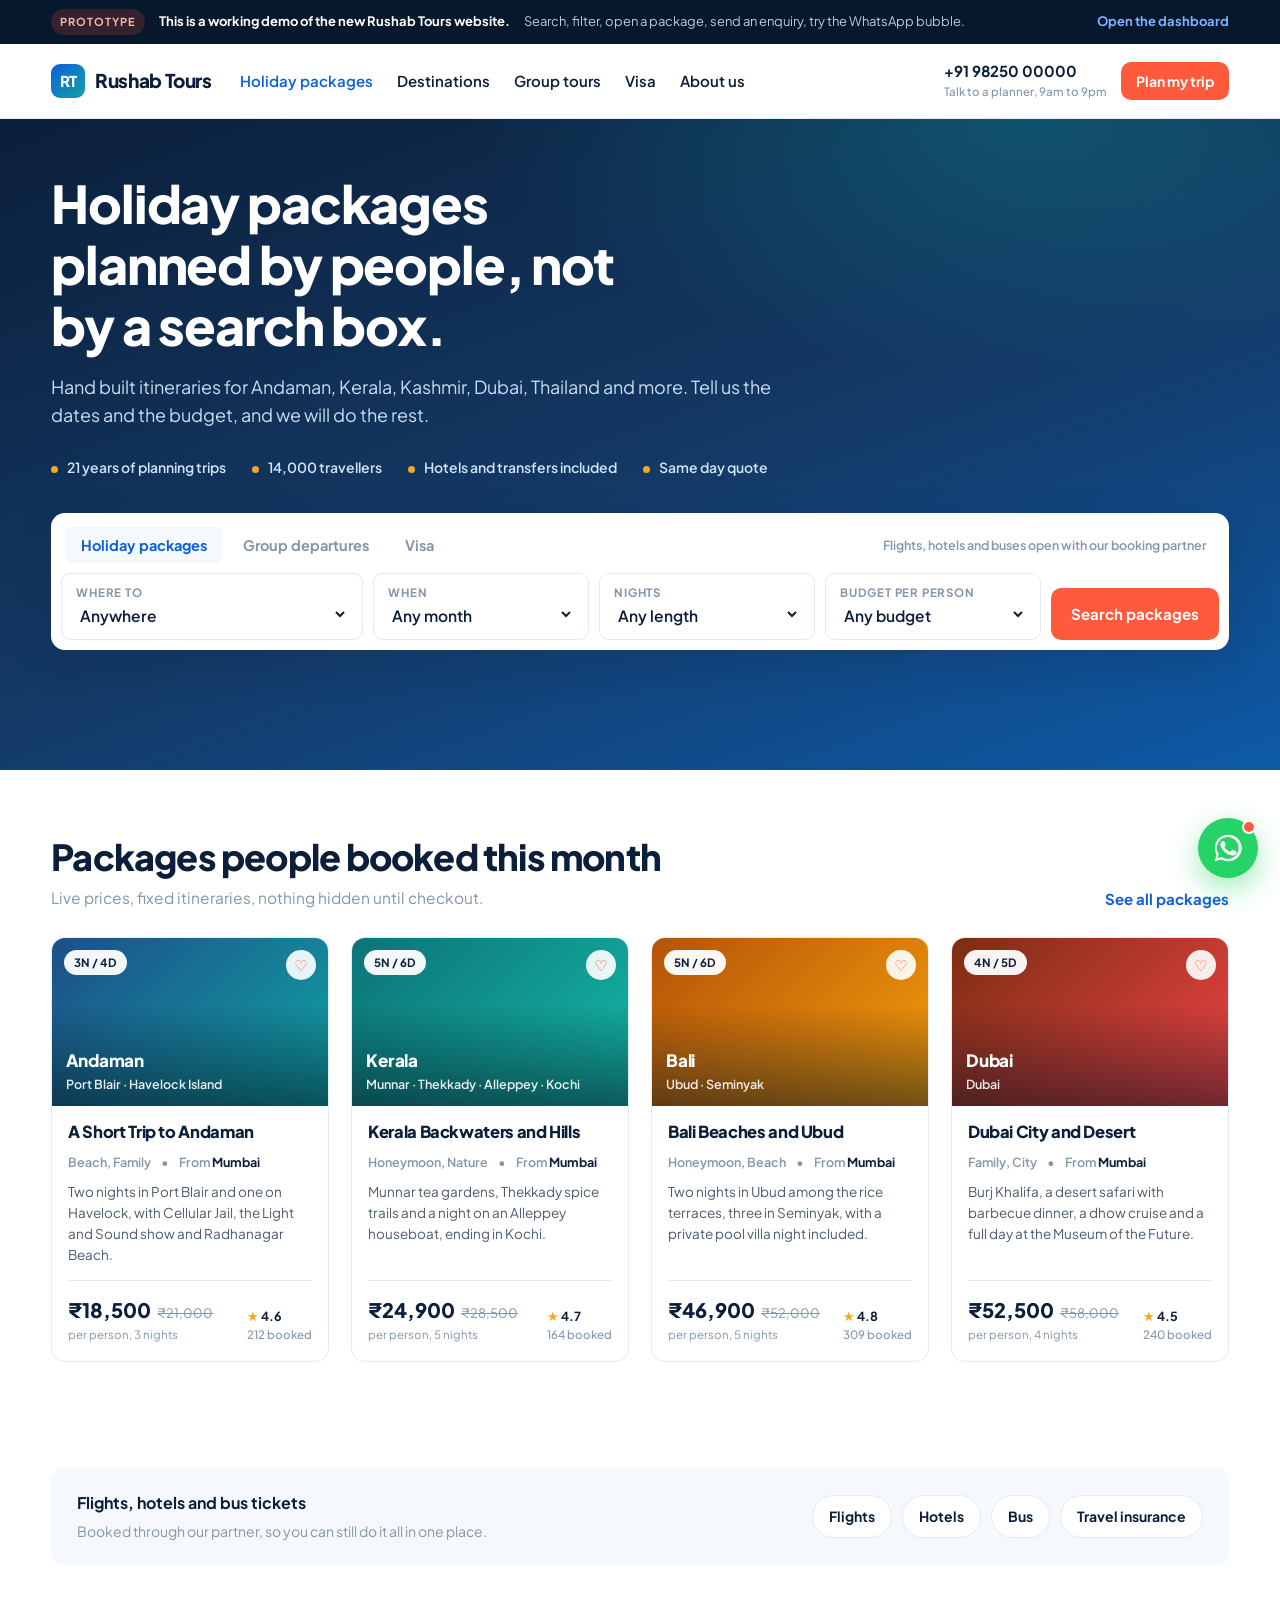
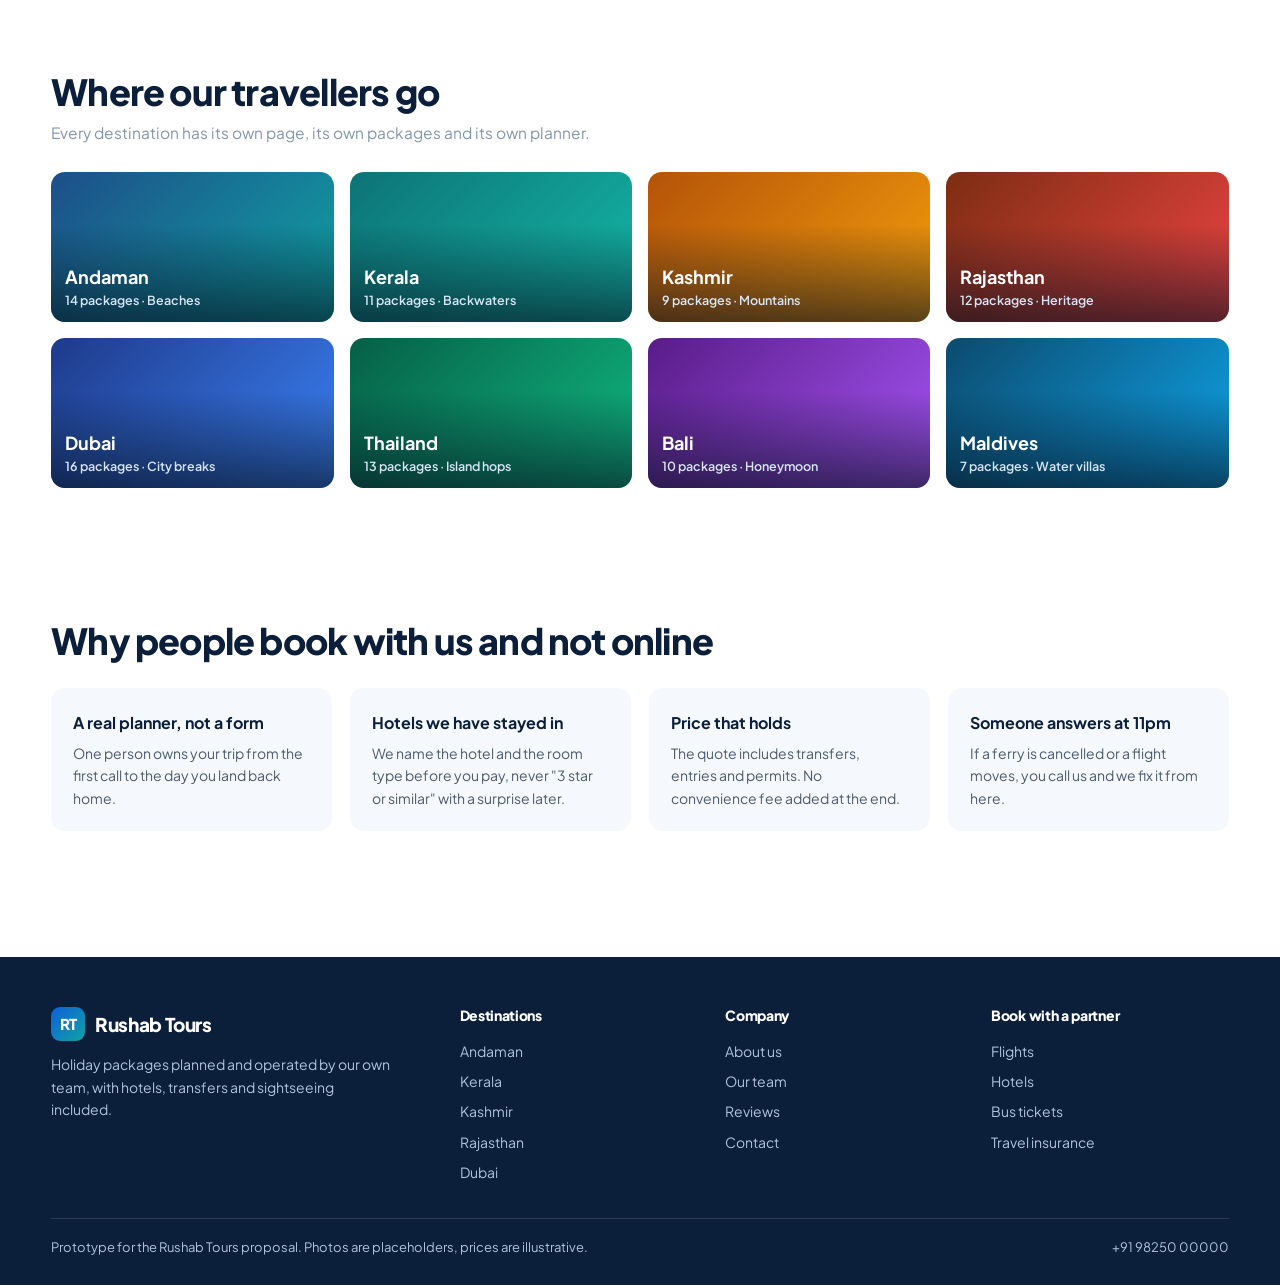
<file: site/index.html>
<!doctype html>
<html lang="en">
<head>
<meta charset="utf-8">
<meta name="viewport" content="width=device-width, initial-scale=1">
<title>Rushab Tours, new site prototype</title>
<meta name="robots" content="noindex, nofollow">
<link rel="preconnect" href="https://fonts.googleapis.com"><link rel="preconnect" href="https://fonts.gstatic.com" crossorigin>
<link rel="stylesheet" href="https://fonts.googleapis.com/css2?family=Plus+Jakarta+Sans:wght@500;600;700;800&display=swap">
<link rel="stylesheet" href="../assets/site.css?v=5">
</head>
<body>

<div class="rib"><div class="wrap">
  <span class="tag">Prototype</span>
  <b>This is a working demo of the new Rushab Tours website.</b>
  Search, filter, open a package, send an enquiry, try the WhatsApp bubble.
  <a href="../dashboard/">Open the dashboard</a>
</div></div>

<header class="hd"><div class="wrap">
  <a class="logo" href="#" data-go="home"><i>RT</i> Rushab Tours</a>
  <nav class="nav">
    <a data-go="home" class="on">Holiday packages</a>
    <a data-go="list">Destinations</a>
    <a href="#">Group tours</a>
    <a href="#">Visa</a>
    <a href="#">About us</a>
  </nav>
  <div class="right">
    <div class="phone">+91 98250 00000<span>Talk to a planner, 9am to 9pm</span></div>
    <button class="btn btn-p btn-sm" data-enq="">Plan my trip</button>
  </div>
</div></header>

<main>
<!-- ======================= HOME ======================= -->
<section class="view on" id="vHome">
  <div class="hero">
    <div class="wrap">
      <h1>Holiday packages planned by people, not by a search box.</h1>
      <p>Hand built itineraries for Andaman, Kerala, Kashmir, Dubai, Thailand and more. Tell us the dates and the budget, and we will do the rest.</p>
      <div class="trust"><span>21 years of planning trips</span><span>14,000 travellers</span><span>Hotels and transfers included</span><span>Same day quote</span></div>

      <div class="search">
        <div class="tabs">
          <button class="on">Holiday packages</button>
          <button>Group departures</button>
          <button>Visa</button>
          <span class="ext">Flights, hotels and buses open with our booking partner</span>
        </div>
        <div class="sfields">
          <div class="fld"><label>Where to</label>
            <select id="sDest"><option value="">Anywhere</option></select></div>
          <div class="fld"><label>When</label>
            <select id="sMonth"><option value="">Any month</option></select></div>
          <div class="fld"><label>Nights</label>
            <select id="sNights"><option value="">Any length</option><option value="3">Up to 3</option><option value="5">4 to 5</option><option value="6">6 or more</option></select></div>
          <div class="fld"><label>Budget per person</label>
            <select id="sBudget"><option value="">Any budget</option><option value="25000">Under 25k</option><option value="50000">25k to 50k</option><option value="999999">50k plus</option></select></div>
          <button class="btn btn-p" id="sGo">Search packages</button>
        </div>
      </div>
    </div>
  </div>

  <div class="sec">
    <div class="wrap">
      <div class="sec-h"><div><h2>Packages people booked this month</h2><p>Live prices, fixed itineraries, nothing hidden until checkout.</p></div>
        <a class="link" data-go="list">See all packages</a></div>
      <div class="grid" id="homeGrid"></div>
    </div>
  </div>

  <div class="sec tight"><div class="wrap">
    <div class="third">
      <div><b>Flights, hotels and bus tickets</b><p>Booked through our partner, so you can still do it all in one place.</p></div>
      <div class="links"><a href="#">Flights</a><a href="#">Hotels</a><a href="#">Bus</a><a href="#">Travel insurance</a></div>
    </div>
  </div></div>

  <div class="sec">
    <div class="wrap">
      <div class="sec-h"><div><h2>Where our travellers go</h2><p>Every destination has its own page, its own packages and its own planner.</p></div></div>
      <div class="dests" id="destGrid"></div>
    </div>
  </div>

  <div class="sec">
    <div class="wrap">
      <div class="sec-h"><div><h2>Why people book with us and not online</h2></div></div>
      <div class="why">
        <div><b>A real planner, not a form</b><p>One person owns your trip from the first call to the day you land back home.</p></div>
        <div><b>Hotels we have stayed in</b><p>We name the hotel and the room type before you pay, never "3 star or similar" with a surprise later.</p></div>
        <div><b>Price that holds</b><p>The quote includes transfers, entries and permits. No convenience fee added at the end.</p></div>
        <div><b>Someone answers at 11pm</b><p>If a ferry is cancelled or a flight moves, you call us and we fix it from here.</p></div>
      </div>
    </div>
  </div>
</section>

<!-- ======================= LISTING ======================= -->
<section class="view" id="vList">
  <div class="sec tight"><div class="wrap">
    <div class="sec-h"><div><h2 id="listTitle">Holiday packages</h2><p id="listSub">Filter by destination, length, month and budget.</p></div>
      <a class="link" data-go="home">Back to home</a></div>

    <div class="list-wrap">
      <aside class="filters">
        <div class="fgroup"><b>Destination</b><div class="chips" id="fDest"></div></div>
        <div class="fgroup"><b>Trip length</b><div class="chips" id="fNights"></div></div>
        <div class="fgroup"><b>Budget per person</b><div class="chips" id="fBudget"></div></div>
        <div class="fgroup"><b>Theme</b><div class="chips" id="fTheme"></div></div>
        <div class="fgroup"><b>Departs from</b><div class="chips" id="fFrom"></div></div>
      </aside>

      <div>
        <div class="lrow">
          <div class="count" id="lCount"></div>
          <select class="sortsel" id="lSort">
            <option value="pop">Most booked</option>
            <option value="low">Price low to high</option>
            <option value="high">Price high to low</option>
            <option value="short">Shortest trip</option>
          </select>
        </div>
        <div class="grid two" id="listGrid"></div>
      </div>
    </div>
  </div></div>
</section>

<!-- ======================= DETAIL ======================= -->
<section class="view" id="vPkg">
  <div class="sec tight"><div class="wrap" id="pkgWrap"></div></div>
</section>
</main>

<footer class="ftr"><div class="wrap">
  <div class="cols">
    <div><div class="logo"><i>RT</i> Rushab Tours</div>
      <p style="margin-top:12px;font-size:14px;max-width:34ch">Holiday packages planned and operated by our own team, with hotels, transfers and sightseeing included.</p></div>
    <div><h4>Destinations</h4><a href="#">Andaman</a><a href="#">Kerala</a><a href="#">Kashmir</a><a href="#">Rajasthan</a><a href="#">Dubai</a></div>
    <div><h4>Company</h4><a href="#">About us</a><a href="#">Our team</a><a href="#">Reviews</a><a href="#">Contact</a></div>
    <div><h4>Book with a partner</h4><a href="#">Flights</a><a href="#">Hotels</a><a href="#">Bus tickets</a><a href="#">Travel insurance</a></div>
  </div>
  <div class="bot"><span>Prototype for the Rushab Tours proposal. Photos are placeholders, prices are illustrative.</span><span>+91 98250 00000</span></div>
</div></footer>

<!-- enquiry modal -->
<div class="mask" id="mask"><div class="modal" id="modal"></div></div>

<!-- whatsapp -->
<div class="wa">
  <div class="wa-panel" id="waPanel">
    <div class="wa-head"><i>RT</i><div><b>Rushab Tours</b><small>Typically replies in a few minutes</small></div>
      <button id="waX">&times;</button></div>
    <div class="wa-body" id="waBody"></div>
    <div class="wa-foot">The chat starts here, then moves to WhatsApp with your answers already filled in.</div>
  </div>
  <button class="wa-btn" id="waBtn" aria-label="Chat on WhatsApp"><span class="dot"></span>
    <svg viewBox="0 0 24 24"><path d="M17.5 14.4c-.3-.2-1.7-.9-2-1-.3-.1-.5-.2-.7.1-.2.3-.7 1-.9 1.2-.2.2-.3.2-.6.1-.3-.2-1.2-.5-2.3-1.4-.9-.8-1.4-1.7-1.6-2-.2-.3 0-.5.1-.6l.5-.5c.1-.2.2-.3.3-.5 0-.2 0-.4-.1-.5l-.9-2.1c-.2-.5-.4-.5-.6-.5h-.6c-.2 0-.5.1-.8.4-.3.3-1 1-1 2.4s1.1 2.8 1.2 3c.2.2 2.1 3.2 5.1 4.4.7.3 1.3.5 1.7.6.7.2 1.4.2 1.9.1.6-.1 1.7-.7 2-1.4.2-.7.2-1.3.2-1.4-.1-.1-.3-.2-.6-.3zM12 2a10 10 0 0 0-8.6 15L2 22l5.2-1.4A10 10 0 1 0 12 2zm0 18.2c-1.6 0-3.1-.4-4.4-1.2l-.3-.2-3.1.8.8-3-.2-.3A8.2 8.2 0 1 1 12 20.2z"/></svg>
  </button>
</div>

<script src="../assets/data.js?v=4"></script>
<script src="../assets/site.js?v=5"></script>
</body>
</html>
</file>
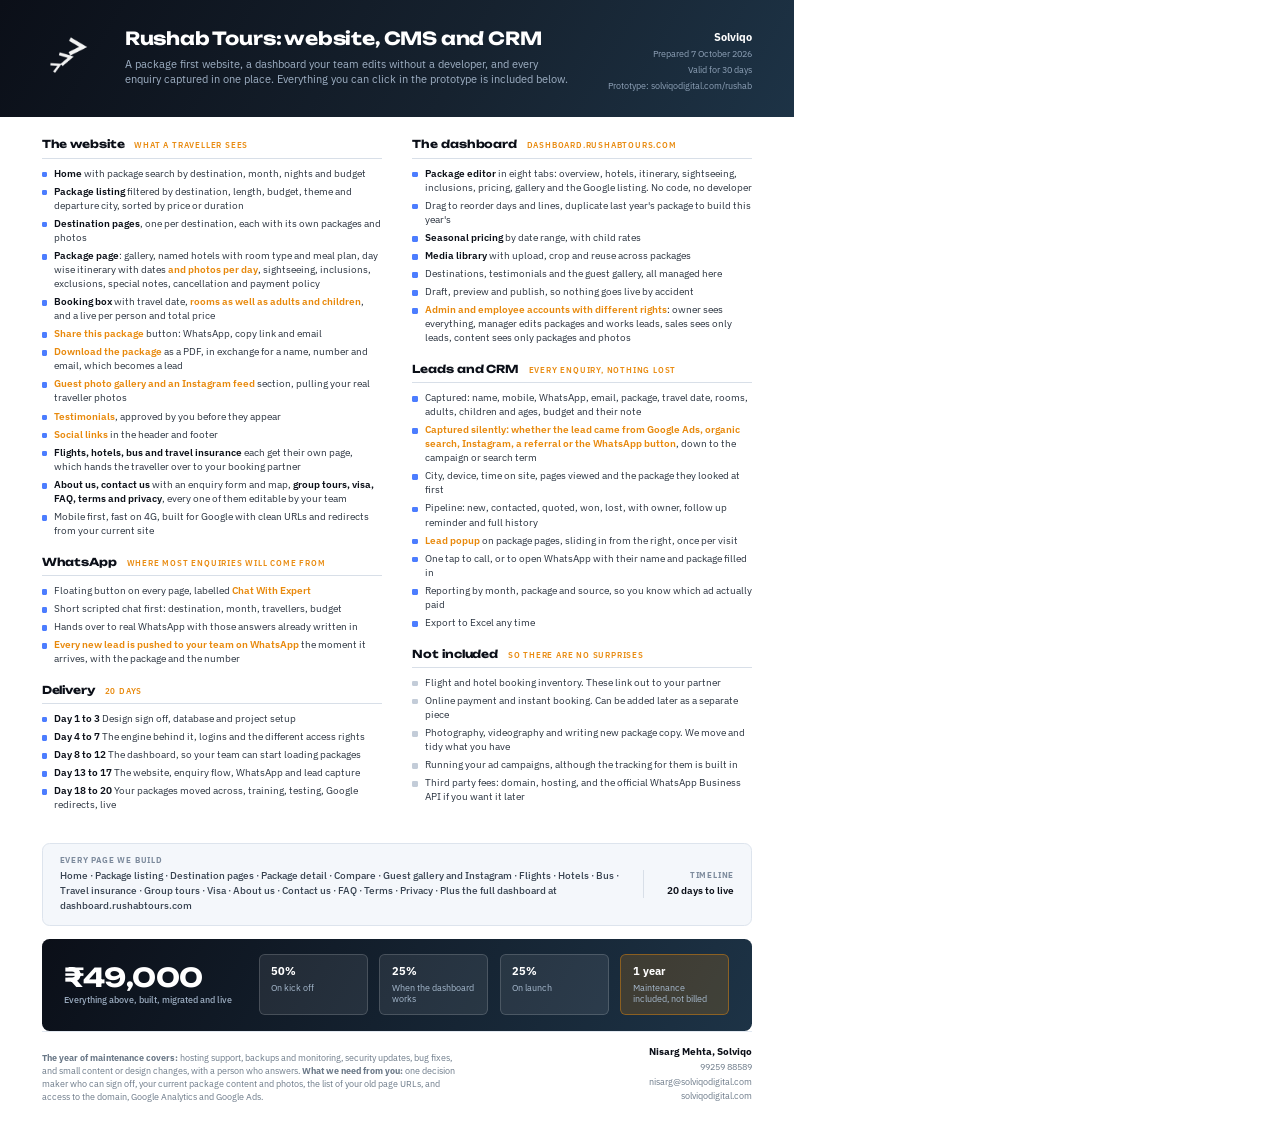
<file: pdf/sow.html>
<!doctype html>
<html lang="en"><head><meta charset="utf-8">
<title>Rushab Tours, scope of work</title>
<link rel="preconnect" href="https://fonts.googleapis.com"><link rel="preconnect" href="https://fonts.gstatic.com" crossorigin>
<link rel="stylesheet" href="https://fonts.googleapis.com/css2?family=IBM+Plex+Sans:wght@400;500;600;700&family=Unbounded:wght@600;700&display=swap">
<style>
@page{size:A4;margin:0}
*{box-sizing:border-box;margin:0;padding:0}
body{font-family:'IBM Plex Sans',system-ui,sans-serif;color:#2b3440;background:#fff;
  font-size:7.6pt;line-height:1.39;-webkit-print-color-adjust:exact;print-color-adjust:exact}
.page{width:210mm;height:297mm;padding:0;display:flex;flex-direction:column}

.hd{background:linear-gradient(120deg,#0B0F18 0%,#16222f 58%,#1d3346 100%);color:#fff;padding:7.5mm 11mm 6mm;display:flex;align-items:flex-start;gap:9mm}
.hd img{width:13mm;opacity:.95;margin-top:1mm}
.hd h1{font-family:'Unbounded',sans-serif;font-size:13.5pt;font-weight:700;letter-spacing:-.01em;line-height:1.15}
.hd .sub{color:#9fb0c4;font-size:8pt;margin-top:2.2mm;max-width:118mm}
.hd .right{margin-left:auto;text-align:right;font-size:7pt;color:#8fa2b8;line-height:1.7;white-space:nowrap}
.hd .right b{color:#fff;display:block;font-size:8pt}

.body{flex:1;padding:5.5mm 11mm 0;display:grid;grid-template-columns:1fr 1fr;gap:0 8mm}
h2{font-family:'Unbounded',sans-serif;font-size:8.2pt;color:#0B0F18;letter-spacing:-.005em;
  margin:4.4mm 0 2mm;padding-bottom:1.4mm;border-bottom:.5pt solid #d8dfe8;display:flex;align-items:baseline;gap:2.5mm}
h2:first-child{margin-top:0}
h2 span{font-family:'IBM Plex Sans';font-size:6pt;font-weight:600;letter-spacing:.1em;text-transform:uppercase;color:#E8890C}
ul{list-style:none}
li{position:relative;padding-left:3.4mm;margin-bottom:1.05mm}
li::before{content:"";position:absolute;left:0;top:1.35mm;width:1.5mm;height:1.5mm;border-radius:.3mm;background:#4C7DFF}
li b{color:#0B0F18;font-weight:600}
ul.no li::before{background:#c3ccd8}
.new li::before{background:#E8890C}

.strip{margin:3mm 11mm 0;background:#f4f7fb;border:.5pt solid #dde4ed;border-radius:2mm;padding:3mm 4.5mm;
  display:grid;grid-template-columns:1fr auto;gap:6mm;align-items:center}
.strip .tl{border-left:.5pt solid #d8dfe8;padding-left:6mm;text-align:right;white-space:nowrap}
.strip .full span{line-height:1.5;font-weight:500;color:#36414f}
.strip div b{display:block;font-size:6pt;font-weight:700;letter-spacing:.1em;text-transform:uppercase;color:#7c8a9c;margin-bottom:.8mm}
.strip div span{color:#0B0F18;font-weight:600;font-size:7.4pt}

.price{margin:3.4mm 11mm 0;background:linear-gradient(120deg,#0B0F18,#1d3346);color:#fff;border-radius:2mm;padding:4.2mm 6mm;
  display:flex;align-items:center;gap:7mm}
.price .big{font-family:'Unbounded',sans-serif;font-size:19.5pt;font-weight:700;letter-spacing:-.02em;line-height:1;white-space:nowrap}
.price .big small{display:block;font-family:'IBM Plex Sans';font-size:6.6pt;font-weight:500;color:#9fb0c4;margin-top:1.6mm;letter-spacing:0}
.price .pay{display:flex;gap:3mm;flex:1}
.price .pay div{background:rgba(255,255,255,.08);border:.5pt solid rgba(255,255,255,.16);border-radius:1.5mm;padding:2.4mm 3mm;flex:1}
.price .pay b{display:block;font-size:8.4pt;color:#fff;font-weight:700}
.price .pay span{font-size:6.4pt;color:#a7bace;display:block;margin-top:.5mm;line-height:1.35}
.amber{color:#E8890C}

.ft{margin-top:auto;padding:3.2mm 11mm 5mm;display:flex;align-items:flex-end;justify-content:space-between;gap:6mm;
  border-top:.5pt solid #e2e8f0;margin-left:11mm;margin-right:11mm;padding-left:0;padding-right:0}
.ft p{font-size:6.6pt;color:#6b7988;max-width:112mm;line-height:1.5}
.ft .c{text-align:right;font-size:6.8pt;color:#6b7988;line-height:1.6;white-space:nowrap}
.ft .c b{display:block;color:#0B0F18;font-size:7.6pt}
</style></head>
<body><div class="page">

  <div class="hd">
    <img src="[data-uri]">
    <div>
      <h1>Rushab Tours: website, CMS and CRM</h1>
      <div class="sub">A package first website, a dashboard your team edits without a developer, and every enquiry captured in one place. Everything you can click in the prototype is included below.</div>
    </div>
    <div class="right"><b>Solviqo</b>Prepared 7 October 2026<br>Valid for 30 days<br>Prototype: solviqodigital.com/rushab</div>
  </div>

  <div class="body">
    <div>
      <h2>The website <span>What a traveller sees</span></h2>
      <ul>
        <li><b>Home</b> with package search by destination, month, nights and budget</li>
        <li><b>Package listing</b> filtered by destination, length, budget, theme and departure city, sorted by price or duration</li>
        <li><b>Destination pages</b>, one per destination, each with its own packages and photos</li>
        <li><b>Package page</b>: gallery, named hotels with room type and meal plan, day wise itinerary with dates <b class="amber">and photos per day</b>, sightseeing, inclusions, exclusions, special notes, cancellation and payment policy</li>
        <li><b>Booking box</b> with travel date, <b class="amber">rooms as well as adults and children</b>, and a live per person and total price</li>
        <li><b class="amber">Share this package</b> button: WhatsApp, copy link and email</li>
        <li><b class="amber">Download the package</b> as a PDF, in exchange for a name, number and email, which becomes a lead</li>
        <li><b class="amber">Guest photo gallery and an Instagram feed</b> section, pulling your real traveller photos</li>
        <li><b class="amber">Testimonials</b>, approved by you before they appear</li>
        <li><b class="amber">Social links</b> in the header and footer</li>
        <li><b>Flights, hotels, bus and travel insurance</b> each get their own page, which hands the traveller over to your booking partner</li>
        <li><b>About us, contact us</b> with an enquiry form and map, <b>group tours, visa, FAQ, terms and privacy</b>, every one of them editable by your team</li>
        <li>Mobile first, fast on 4G, built for Google with clean URLs and redirects from your current site</li>
      </ul>

      <h2>WhatsApp <span>Where most enquiries will come from</span></h2>
      <ul>
        <li>Floating button on every page, labelled <b class="amber">Chat With Expert</b></li>
        <li>Short scripted chat first: destination, month, travellers, budget</li>
        <li>Hands over to real WhatsApp with those answers already written in</li>
        <li><b class="amber">Every new lead is pushed to your team on WhatsApp</b> the moment it arrives, with the package and the number</li>
      </ul>

      <h2>Delivery <span>20 days</span></h2>
      <ul>
        <li><b>Day 1 to 3</b> Design sign off, database and project setup</li>
        <li><b>Day 4 to 7</b> The engine behind it, logins and the different access rights</li>
        <li><b>Day 8 to 12</b> The dashboard, so your team can start loading packages</li>
        <li><b>Day 13 to 17</b> The website, enquiry flow, WhatsApp and lead capture</li>
        <li><b>Day 18 to 20</b> Your packages moved across, training, testing, Google redirects, live</li>
      </ul>
    </div>

    <div>
      <h2>The dashboard <span>dashboard.rushabtours.com</span></h2>
      <ul>
        <li><b>Package editor</b> in eight tabs: overview, hotels, itinerary, sightseeing, inclusions, pricing, gallery and the Google listing. No code, no developer</li>
        <li>Drag to reorder days and lines, duplicate last year's package to build this year's</li>
        <li><b>Seasonal pricing</b> by date range, with child rates</li>
        <li><b>Media library</b> with upload, crop and reuse across packages</li>
        <li>Destinations, testimonials and the guest gallery, all managed here</li>
        <li>Draft, preview and publish, so nothing goes live by accident</li>
        <li><b class="amber">Admin and employee accounts with different rights</b>: owner sees everything, manager edits packages and works leads, sales sees only leads, content sees only packages and photos</li>
      </ul>

      <h2>Leads and CRM <span>Every enquiry, nothing lost</span></h2>
      <ul>
        <li>Captured: name, mobile, WhatsApp, email, package, travel date, rooms, adults, children and ages, budget and their note</li>
        <li><b class="amber">Captured silently: whether the lead came from Google Ads, organic search, Instagram, a referral or the WhatsApp button</b>, down to the campaign or search term</li>
        <li>City, device, time on site, pages viewed and the package they looked at first</li>
        <li>Pipeline: new, contacted, quoted, won, lost, with owner, follow up reminder and full history</li>
        <li><b class="amber">Lead popup</b> on package pages, sliding in from the right, once per visit</li>
        <li>One tap to call, or to open WhatsApp with their name and package filled in</li>
        <li>Reporting by month, package and source, so you know which ad actually paid</li>
        <li>Export to Excel any time</li>
      </ul>

      <h2>Not included <span>So there are no surprises</span></h2>
      <ul class="no">
        <li>Flight and hotel booking inventory. These link out to your partner</li>
        <li>Online payment and instant booking. Can be added later as a separate piece</li>
        <li>Photography, videography and writing new package copy. We move and tidy what you have</li>
        <li>Running your ad campaigns, although the tracking for them is built in</li>
        <li>Third party fees: domain, hosting, and the official WhatsApp Business API if you want it later</li>
      </ul>
    </div>
  </div>

  <div class="strip">
    <div class="full"><b>Every page we build</b><span>Home &middot; Package listing &middot; Destination pages &middot; Package detail &middot; Compare &middot; Guest gallery and Instagram &middot; Flights &middot; Hotels &middot; Bus &middot; Travel insurance &middot; Group tours &middot; Visa &middot; About us &middot; Contact us &middot; FAQ &middot; Terms &middot; Privacy &middot; Plus the full dashboard at dashboard.rushabtours.com</span></div>
    <div class="tl"><b>Timeline</b><span>20 days to live</span></div>
  </div>

  <div class="price">
    <div class="big">&#8377;49,000<small>Everything above, built, migrated and live</small></div>
    <div class="pay">
      <div><b>50%</b><span>On kick off</span></div>
      <div><b>25%</b><span>When the dashboard works</span></div>
      <div><b>25%</b><span>On launch</span></div>
      <div style="background:rgba(232,137,12,.18);border-color:rgba(232,137,12,.45)"><b>1 year</b><span>Maintenance included, not billed</span></div>
    </div>
  </div>

  <div class="ft">
    <p><b>The year of maintenance covers:</b> hosting support, backups and monitoring, security updates, bug fixes, and small content or design changes, with a person who answers. <b>What we need from you:</b> one decision maker who can sign off, your current package content and photos, the list of your old page URLs, and access to the domain, Google Analytics and Google Ads.</p>
    <div class="c"><b>Nisarg Mehta, Solviqo</b>99259 88589<br>nisarg@solviqodigital.com<br>solviqodigital.com</div>
  </div>

</div></body></html>
</file>
<file: assets/site.css>
:root{
  --ink:#0B1F3A; --ink2:#13304f; --body:#4b5b6e; --mut:#8396aa; --line:#e4eaf1; --soft:#f5f8fc;
  --brand:#0E5FD8; --brand2:#0a47a6; --coral:#FF5A3C; --gold:#F5A623; --teal:#0FA3A3; --green:#0F9D58;
  --r:14px; --r-s:10px; --sh:0 2px 10px rgba(11,31,58,.06); --sh2:0 14px 40px rgba(11,31,58,.14);
  --f:'Plus Jakarta Sans','Inter',system-ui,-apple-system,sans-serif;
}
*{box-sizing:border-box}
body{margin:0;font-family:var(--f);color:var(--body);background:#fff;-webkit-font-smoothing:antialiased;font-size:15.5px;line-height:1.6}
a{color:inherit;text-decoration:none}
img{max-width:100%;display:block}
.wrap{width:min(1200px,92vw);margin:0 auto}
h1,h2,h3,h4{color:var(--ink);margin:0;letter-spacing:-.022em;line-height:1.18;font-weight:800}
h1{font-size:clamp(32px,4.4vw,52px)}
h2{font-size:clamp(25px,3vw,36px)}
h3{font-size:19px}
.lede{font-size:17px;color:var(--body);line-height:1.65}

/* prototype ribbon */
.rib{background:#07172c;color:#b9cde4;font-size:13px;padding:9px 0}
.rib .wrap{display:flex;gap:14px;align-items:center;flex-wrap:wrap}
.rib b{color:#fff}
.rib .tag{background:rgba(255,90,60,.18);color:#ffb3a3;font-size:11px;font-weight:700;letter-spacing:.09em;
  text-transform:uppercase;padding:4px 9px;border-radius:99px}
.rib a{margin-left:auto;color:#7fb2ff;font-weight:700}

/* header */
.hd{position:sticky;top:0;z-index:40;background:#fff;border-bottom:1px solid var(--line)}
.hd .wrap{display:flex;align-items:center;gap:28px;height:74px}
.logo{display:flex;align-items:center;gap:10px;font-weight:800;color:var(--ink);font-size:19px;letter-spacing:-.02em}
.logo i{width:34px;height:34px;border-radius:9px;background:linear-gradient(135deg,var(--brand),var(--teal));display:grid;place-items:center;color:#fff;font-size:15px;font-style:normal}
.nav{display:flex;gap:24px;font-weight:600;font-size:15px;color:var(--ink)}
.nav a.on{color:var(--brand)}
.hd .right{margin-left:auto;display:flex;align-items:center;gap:14px}
.phone{font-weight:700;color:var(--ink);font-size:15px}
.phone span{display:block;font-size:11.5px;color:var(--mut);font-weight:500}
.btn{display:inline-flex;align-items:center;justify-content:center;gap:8px;height:44px;padding:0 20px;border-radius:10px;
  font-weight:700;font-size:15px;border:0;cursor:pointer;font-family:var(--f);transition:.18s}
.btn-p{background:var(--coral);color:#fff}
.btn-p:hover{background:#ef4a2d;transform:translateY(-1px)}
.btn-o{background:#fff;border:1.5px solid var(--line);color:var(--ink)}
.btn-o:hover{border-color:var(--brand);color:var(--brand)}
.btn-b{background:var(--brand);color:#fff}
.btn-sm{height:38px;padding:0 15px;font-size:14px}
@media(max-width:900px){.nav{display:none}.phone{display:none}}

/* hero */
.hero{background:linear-gradient(160deg,#0B1F3A 0%,#143a67 55%,#0d5aa8 100%);color:#fff;padding:54px 0 120px;position:relative;overflow:hidden}
.hero::after{content:"";position:absolute;inset:0;background:radial-gradient(900px 420px at 80% 0%,rgba(15,163,163,.3),transparent 60%)}
.hero .wrap{position:relative;z-index:2}
.hero h1{color:#fff;max-width:17ch}
.hero p{color:#c8dcf2;font-size:18px;margin:16px 0 0;max-width:56ch}
.hero .trust{display:flex;gap:26px;flex-wrap:wrap;margin-top:26px;color:#cfe2f7;font-size:14px;font-weight:600}
.hero .trust span::before{content:"";display:inline-block;width:7px;height:7px;border-radius:50%;background:var(--gold);margin-right:9px;vertical-align:middle}

/* search card */
.search{background:#fff;border-radius:var(--r);box-shadow:var(--sh2);padding:10px;margin-top:34px;position:relative;z-index:3}
.search .tabs{display:flex;gap:4px;padding:4px 4px 10px}
.search .tabs button{border:0;background:none;font:700 14.5px var(--f);color:var(--mut);padding:9px 16px;border-radius:8px;cursor:pointer}
.search .tabs button.on{background:var(--soft);color:var(--brand)}
.search .tabs .ext{margin-left:auto;font-size:12.5px;color:var(--mut);font-weight:600;align-self:center;padding-right:8px}
.sfields{display:grid;grid-template-columns:1.4fr 1fr 1fr 1fr auto;gap:10px;align-items:end}
@media(max-width:980px){.sfields{grid-template-columns:1fr 1fr}}
@media(max-width:560px){.sfields{grid-template-columns:1fr}}
.fld{border:1.5px solid var(--line);border-radius:var(--r-s);padding:10px 14px;background:#fff}
.fld label{display:block;font-size:11.5px;font-weight:700;letter-spacing:.07em;text-transform:uppercase;color:var(--mut)}
.fld select,.fld input{border:0;outline:0;width:100%;font:600 15.5px var(--f);color:var(--ink);background:none;padding:3px 0 0}
.search .btn{width:100%;height:52px}

/* sections */
.sec{padding:66px 0}
.sec.tight{padding:40px 0}
.sec-h{display:flex;align-items:flex-end;justify-content:space-between;gap:20px;margin-bottom:26px;flex-wrap:wrap}
.sec-h p{margin:8px 0 0;color:var(--mut);font-size:15.5px}
.link{color:var(--brand);font-weight:700;font-size:15px}

/* package cards */
.grid{display:grid;grid-template-columns:repeat(4,1fr);gap:22px}
@media(max-width:1100px){.grid{grid-template-columns:repeat(3,1fr)}}
@media(max-width:860px){.grid{grid-template-columns:repeat(2,1fr)}}
@media(max-width:600px){.grid{grid-template-columns:1fr}}
.card{border:1px solid var(--line);border-radius:var(--r);overflow:hidden;background:#fff;cursor:pointer;
  transition:transform .22s,box-shadow .22s;display:flex;flex-direction:column}
.card:hover{transform:translateY(-4px);box-shadow:var(--sh2)}
.ph{height:168px;position:relative;background:linear-gradient(135deg,#1d4e89,#0FA3A3)}
.ph.b{background:linear-gradient(135deg,#0d7377,#14b8a6)}
.ph.c{background:linear-gradient(135deg,#b45309,#f59e0b)}
.ph.d{background:linear-gradient(135deg,#7c2d12,#ef4444)}
.ph.e{background:linear-gradient(135deg,#1e3a8a,#3b82f6)}
.ph.f{background:linear-gradient(135deg,#065f46,#10b981)}
.ph.g{background:linear-gradient(135deg,#581c87,#a855f7)}
.ph.h{background:linear-gradient(135deg,#0c4a6e,#0ea5e9)}
.ph::after{content:"";position:absolute;inset:0;background:linear-gradient(180deg,transparent 40%,rgba(5,15,30,.55))}
.ph .pill{position:absolute;left:12px;top:12px;z-index:2;background:rgba(255,255,255,.95);color:var(--ink);
  font:700 11.5px var(--f);padding:5px 10px;border-radius:99px}
.ph .fav{position:absolute;right:12px;top:12px;z-index:2;width:30px;height:30px;border-radius:50%;background:rgba(255,255,255,.9);
  display:grid;place-items:center;color:var(--coral);font-size:15px}
.ph .nm{position:absolute;left:14px;bottom:12px;z-index:2;color:#fff;font-weight:800;font-size:17px;letter-spacing:-.01em}
.ph .nm small{display:block;font-weight:600;font-size:12.5px;opacity:.9;letter-spacing:0}
.cb{padding:15px 16px 17px;display:flex;flex-direction:column;flex:1}
.cb h3{font-size:16.5px;line-height:1.35}
.cb .meta{display:flex;gap:10px;flex-wrap:wrap;margin:9px 0 0;font-size:12.5px;color:var(--mut);font-weight:600}
.cb .meta b{color:var(--ink)}
.cb p{margin:10px 0 0;font-size:13.5px;color:var(--body);line-height:1.55;flex:1}
.cb .foot{display:flex;align-items:flex-end;justify-content:space-between;margin-top:14px;padding-top:13px;border-top:1px solid var(--line)}
.price b{font-size:20px;color:var(--ink);font-weight:800}
.price s{color:var(--mut);font-size:13px;margin-left:6px}
.price span{display:block;font-size:11.5px;color:var(--mut)}
.stars{font-size:12.5px;color:var(--ink);font-weight:700}
.stars i{color:var(--gold);font-style:normal}

/* destination tiles */
.dests{display:grid;grid-template-columns:repeat(4,1fr);gap:16px}
@media(max-width:900px){.dests{grid-template-columns:repeat(2,1fr)}}
.dest{position:relative;height:150px;border-radius:var(--r);overflow:hidden;cursor:pointer;
  background:linear-gradient(135deg,#1d4e89,#0FA3A3)}
.dest::after{content:"";position:absolute;inset:0;background:linear-gradient(180deg,transparent 35%,rgba(5,15,30,.65))}
.dest b{position:absolute;left:14px;bottom:30px;z-index:2;color:#fff;font-size:18px}
.dest small{position:absolute;left:14px;bottom:12px;z-index:2;color:#d6e6f7;font-size:12.5px;font-weight:600}
.dest:hover{transform:translateY(-3px);transition:.2s}

/* why us */
.why{display:grid;grid-template-columns:repeat(4,1fr);gap:18px}
@media(max-width:900px){.why{grid-template-columns:1fr 1fr}}
@media(max-width:540px){.why{grid-template-columns:1fr}}
.why div{background:var(--soft);border-radius:var(--r);padding:22px}
.why b{display:block;color:var(--ink);font-size:16px;margin-bottom:6px}
.why p{margin:0;font-size:14px}

/* third party strip */
.third{background:var(--soft);border-radius:var(--r);padding:22px 26px;display:flex;align-items:center;gap:22px;flex-wrap:wrap}
.third b{color:var(--ink);font-size:16px}
.third p{margin:4px 0 0;font-size:14px;color:var(--mut)}
.third .links{margin-left:auto;display:flex;gap:10px;flex-wrap:wrap}
.third .links a{border:1.5px solid var(--line);background:#fff;border-radius:99px;padding:9px 16px;font-weight:700;font-size:14px;color:var(--ink)}
.third .links a:hover{border-color:var(--brand);color:var(--brand)}

/* listing */
.list-wrap{display:grid;grid-template-columns:266px 1fr;gap:30px;align-items:start}
@media(max-width:900px){.list-wrap{grid-template-columns:1fr}}
.filters{border:1px solid var(--line);border-radius:var(--r);padding:20px;position:sticky;top:92px}
.fgroup{padding:14px 0;border-top:1px solid var(--line)}
.fgroup:first-child{border-top:0;padding-top:0}
.fgroup b{display:block;color:var(--ink);font-size:14px;margin-bottom:10px}
.chips{display:flex;flex-wrap:wrap;gap:7px}
.chip{border:1.4px solid var(--line);border-radius:99px;padding:6px 13px;font:600 13px var(--f);color:var(--body);cursor:pointer;background:#fff}
.chip.on{background:var(--brand);border-color:var(--brand);color:#fff}
.lrow{display:flex;align-items:center;justify-content:space-between;margin-bottom:18px;flex-wrap:wrap;gap:12px}
.count{font-size:14.5px;color:var(--mut)}
.count b{color:var(--ink)}
.sortsel{border:1.4px solid var(--line);border-radius:9px;padding:9px 12px;font:600 14px var(--f);color:var(--ink);background:#fff}
.grid.two{grid-template-columns:repeat(3,1fr)}
@media(max-width:1100px){.grid.two{grid-template-columns:repeat(2,1fr)}}
@media(max-width:700px){.grid.two{grid-template-columns:1fr}}

/* detail */
.detail{display:grid;grid-template-columns:1fr 362px;gap:34px;align-items:start}
@media(max-width:980px){.detail{grid-template-columns:1fr}}
.gal{display:grid;grid-template-columns:2fr 1fr 1fr;grid-template-rows:118px 118px;gap:10px;border-radius:var(--r);overflow:hidden}
.gal div{background:linear-gradient(135deg,#1d4e89,#0FA3A3);position:relative}
.gal div:first-child{grid-row:span 2;background:linear-gradient(135deg,#0c4a6e,#0ea5e9)}
.gal div:nth-child(3){background:linear-gradient(135deg,#065f46,#10b981)}
.gal div:nth-child(4){background:linear-gradient(135deg,#b45309,#f59e0b)}
.gal div:nth-child(5){background:linear-gradient(135deg,#7c2d12,#ef4444)}
.gal span{position:absolute;right:10px;bottom:10px;background:rgba(0,0,0,.6);color:#fff;font:700 12px var(--f);padding:5px 10px;border-radius:7px}
.blk{border:1px solid var(--line);border-radius:var(--r);padding:22px 24px;margin-top:20px}
.blk > h3{display:flex;align-items:center;gap:9px;margin-bottom:14px}
.blk > h3 em{width:4px;height:17px;border-radius:3px;background:var(--coral);font-style:normal}
.hotel{display:grid;grid-template-columns:116px 1fr;gap:16px;padding:14px 0;border-top:1px solid var(--line)}
.hotel:first-of-type{border-top:0}
.hotel .img{height:84px;border-radius:9px;background:linear-gradient(135deg,#cbd5e1,#94a3b8)}
.hotel b{color:var(--ink);font-size:15.5px}
.hotel .st{color:var(--gold);font-size:13px;margin-left:6px}
.hotel small{display:block;font-size:13px;color:var(--mut);margin-top:4px}
.day{border-top:1px solid var(--line)}
.day:first-of-type{border-top:0}
.day summary{display:flex;align-items:center;gap:14px;padding:14px 0;cursor:pointer;list-style:none;font-weight:700;color:var(--ink)}
.day summary::-webkit-details-marker{display:none}
.day summary i{background:var(--soft);color:var(--brand);font-style:normal;font-size:12px;font-weight:800;padding:6px 10px;border-radius:7px}
.day summary::after{content:"+";margin-left:auto;color:var(--mut);font-size:19px}
.day[open] summary::after{content:"\2212"}
.day ul{margin:0 0 16px;padding-left:20px}
.day li{font-size:14.5px;padding:4px 0}
.sight{display:grid;grid-template-columns:132px 1fr;gap:16px;padding:13px 0;border-top:1px solid var(--line)}
.sight:first-of-type{border-top:0}
.sight .img{height:88px;border-radius:9px;background:linear-gradient(135deg,#60a5fa,#0FA3A3)}
.sight b{color:var(--ink);font-size:15px}
.sight p{margin:5px 0 0;font-size:13.5px}
.two-col{display:grid;grid-template-columns:1fr 1fr;gap:22px}
@media(max-width:700px){.two-col{grid-template-columns:1fr}}
.tick li{font-size:14.5px;padding:5px 0 5px 24px;list-style:none;position:relative}
.tick li::before{content:"";position:absolute;left:0;top:11px;width:13px;height:13px;border-radius:50%;background:rgba(15,157,88,.12);
  border:1.5px solid rgba(15,157,88,.5)}
.tick.no li::before{background:rgba(255,90,60,.1);border-color:rgba(255,90,60,.5)}
.tick{margin:0;padding:0}
.notebox{background:#fff8ec;border:1px solid #f6e2bf;border-radius:var(--r-s);padding:16px 18px;font-size:14px;color:#7a5a16}
.notebox.red{background:#fff1ef;border-color:#f8d5ce;color:#8c3524}
.notebox ul{margin:0;padding-left:18px}
.notebox li{padding:3px 0}

/* booking box */
.book{border:1px solid var(--line);border-radius:var(--r);box-shadow:var(--sh);position:sticky;top:92px;overflow:hidden}
.book .top{background:var(--soft);padding:18px 20px;border-bottom:1px solid var(--line)}
.book .top b{font-size:28px;color:var(--ink);font-weight:800}
.book .top s{color:var(--mut);font-size:15px;margin-left:8px}
.book .top span{display:block;font-size:13px;color:var(--mut);margin-top:2px}
.book .body{padding:18px 20px}
.book .fld{margin-bottom:12px}
.book .total{display:flex;justify-content:space-between;align-items:center;padding:14px 0;border-top:1px dashed var(--line);margin-top:4px}
.book .total b{font-size:22px;color:var(--ink)}
.book .btn{width:100%}
.book .small{font-size:12.5px;color:var(--mut);text-align:center;margin:12px 0 0}
.badges{display:flex;gap:8px;flex-wrap:wrap;margin-top:14px}
.badges span{font-size:12px;font-weight:700;color:var(--ink);background:var(--soft);padding:6px 11px;border-radius:99px}

/* modal */
.mask{position:fixed;inset:0;background:rgba(7,20,38,.6);backdrop-filter:blur(3px);z-index:90;display:none;align-items:center;justify-content:center;padding:20px}
.mask.on{display:flex}
.modal{background:#fff;border-radius:16px;max-width:460px;width:100%;padding:28px;box-shadow:var(--sh2);max-height:92vh;overflow:auto}
.modal h3{font-size:22px}
.modal p.sub{margin:8px 0 18px;font-size:14.5px;color:var(--mut)}
.modal .fld{margin-bottom:12px}
.modal .fld input,.modal .fld select{font-size:15px}
.modal .done{text-align:center;padding:14px 0}
.modal .done .ok{width:56px;height:56px;border-radius:50%;background:rgba(15,157,88,.12);color:var(--green);display:grid;place-items:center;margin:0 auto 16px;font-size:26px}

/* whatsapp */
.wa{position:fixed;right:22px;bottom:22px;z-index:80}
.wa-btn{width:60px;height:60px;border-radius:50%;background:#25D366;box-shadow:0 10px 30px rgba(37,211,102,.45);display:grid;place-items:center;cursor:pointer;border:0}
.wa-btn svg{width:32px;height:32px;fill:#fff}
.wa-btn .dot{position:absolute;right:2px;top:2px;width:14px;height:14px;border-radius:50%;background:var(--coral);border:2px solid #fff}
.wa-panel{position:absolute;right:0;bottom:74px;width:330px;background:#fff;border-radius:16px;box-shadow:var(--sh2);overflow:hidden;display:none}
.wa-panel.on{display:block;animation:waIn .22s ease both}
@keyframes waIn{from{opacity:0;transform:translateY(10px)}to{opacity:1;transform:none}}
.wa-head{background:#075E54;color:#fff;padding:14px 16px;display:flex;align-items:center;gap:11px}
.wa-head i{width:36px;height:36px;border-radius:50%;background:#128C7E;display:grid;place-items:center;font-style:normal;font-weight:800;font-size:14px}
.wa-head b{font-size:15px;display:block}
.wa-head small{opacity:.85;font-size:12px}
.wa-head button{margin-left:auto;background:none;border:0;color:#fff;font-size:20px;cursor:pointer;opacity:.8}
.wa-body{background:#ECE5DD;padding:14px;max-height:290px;overflow:auto}
.wa-m{background:#fff;border-radius:10px 10px 10px 2px;padding:10px 12px;font-size:14px;color:#11261c;margin-bottom:9px;max-width:86%;box-shadow:0 1px 1px rgba(0,0,0,.08)}
.wa-m.me{background:#DCF8C6;margin-left:auto;border-radius:10px 10px 2px 10px}
.wa-opts{display:flex;flex-wrap:wrap;gap:7px;margin-bottom:9px}
.wa-opts button{border:1px solid #cfe3d3;background:#fff;color:#075E54;border-radius:99px;padding:7px 13px;font:600 13px var(--f);cursor:pointer}
.wa-foot{padding:11px 13px;background:#fff;border-top:1px solid var(--line);font-size:12.5px;color:var(--mut);text-align:center}
@media(max-width:420px){.wa-panel{width:min(92vw,330px)}}

/* footer */
.ftr{background:var(--ink);color:#aec4dd;padding:50px 0 28px;margin-top:60px}
.ftr .cols{display:grid;grid-template-columns:1.6fr 1fr 1fr 1fr;gap:28px}
@media(max-width:860px){.ftr .cols{grid-template-columns:1fr 1fr}}
.ftr h4{color:#fff;font-size:14px;margin:0 0 12px}
.ftr a{display:block;padding:4px 0;font-size:14px}
.ftr a:hover{color:#fff}
.ftr .bot{border-top:1px solid rgba(255,255,255,.12);margin-top:30px;padding-top:18px;font-size:13px;display:flex;justify-content:space-between;gap:14px;flex-wrap:wrap}
.ftr .logo{color:#fff}
.view{display:none}
.view.on{display:block}

/* day dates, nested itinerary lines, pax stepper */
.day summary i{display:flex;flex-direction:column;align-items:center;gap:2px;line-height:1.2;min-width:62px}
.day summary i em{font-style:normal;font-size:10.5px;font-weight:700;color:var(--mut);letter-spacing:.02em}
.day ul.sub{margin:6px 0 2px;padding-left:18px;list-style:circle}
.day ul.sub li{font-size:14px;color:var(--body);padding:2px 0}
.pax{display:grid;grid-template-columns:1fr 1fr;gap:10px}
.pax>div{border:1.4px solid var(--line);border-radius:9px;padding:8px 10px;display:flex;align-items:center;gap:6px}
.pax span{font-size:12px;color:var(--mut);font-weight:600;flex:1}
.pax button{width:24px;height:24px;border-radius:6px;border:1.3px solid var(--line);background:#fff;color:var(--brand);
  font:800 14px var(--f);cursor:pointer;line-height:1;display:grid;place-items:center}
.pax button:hover{border-color:var(--brand)}
.pax b{min-width:16px;text-align:center;color:var(--ink);font-size:15px}
.book .total span small{display:block;font-size:12px;color:var(--mut);font-weight:500;margin-top:2px}
.book .total.grand{border-top:1px solid var(--line);margin-top:0}
.book .total.grand b{color:var(--brand)}

/* lead popup on a package page */
.pop-top{background:linear-gradient(135deg,#0B1F3A,#0e4f96);color:#fff;border-radius:var(--r-s);padding:18px 20px;margin-bottom:18px}
.pop-top span{display:inline-block;background:rgba(255,90,60,.9);color:#fff;font:800 10.5px var(--f);letter-spacing:.1em;
  text-transform:uppercase;padding:4px 9px;border-radius:99px;margin-bottom:10px}
.pop-top b{display:block;color:#fff;font-size:19px;font-weight:800;line-height:1.3;letter-spacing:-.015em}
.pop-top small{display:block;color:#bcd6f0;font-size:13px;margin-top:7px}
.pop-chk{display:flex;align-items:center;gap:9px;font-size:14px;color:var(--body);margin:2px 0 14px;cursor:pointer}
.pop-chk input{width:17px;height:17px;accent-color:var(--brand);margin:0}
.pop-no{display:block;width:100%;border:0;background:none;color:var(--mut);font:600 13.5px var(--f);
  cursor:pointer;padding:12px 0 2px}
.pop-no:hover{color:var(--ink)}
</file>
<file: assets/prop.css>
/* Proposal page, sits on top of the tokens in site.css */
body.prop{background:#fff}
.p-phd{position:sticky;top:0;z-index:40;background:rgba(255,255,255,.92);backdrop-filter:blur(10px);border-bottom:1px solid var(--line)}
.p-phd .wrap{display:flex;align-items:center;gap:26px;height:70px}
.p-phd nav{display:flex;gap:22px;margin-left:auto;font-weight:600;font-size:14.5px;color:var(--ink)}
.p-phd nav a:hover{color:var(--brand)}
@media(max-width:900px){.p-phd nav{display:none}}

.p-ph{background:linear-gradient(160deg,#07172c 0%,#102e52 52%,#0b4f96 100%);color:#fff;padding:92px 0 86px;position:relative;overflow:hidden}
.p-ph::after{content:"";position:absolute;inset:0;background:radial-gradient(880px 420px at 85% -10%,rgba(15,163,163,.34),transparent 62%)}
.p-ph .wrap{position:relative;z-index:2}
.p-ph .p-eyebrow{font:700 12px var(--f);letter-spacing:.16em;text-transform:uppercase;color:#79b7ff}
.p-ph h1{color:#fff;max-width:19ch;margin-top:16px}
.p-ph p{color:#c6daf0;font-size:19px;line-height:1.6;margin:18px 0 0;max-width:62ch}
.p-ph .p-cta{display:flex;gap:12px;flex-wrap:wrap;margin-top:30px}
.p-ph .p-meta{display:flex;gap:30px;flex-wrap:wrap;margin-top:40px;padding-top:26px;border-top:1px solid rgba(255,255,255,.16)}
.p-ph .p-meta div b{display:block;color:#fff;font-size:15.5px}
.p-ph .p-meta div span{font-size:13px;color:#9bb8d6}

.p-s{padding:84px 0;border-top:1px solid var(--line)}
.p-s.p-alt{background:var(--soft)}
.p-s>.wrap>.p-h{max-width:70ch;margin-bottom:38px}
.p-s .p-num{font:800 12px var(--f);letter-spacing:.16em;color:var(--brand);text-transform:uppercase}
.p-s h2{margin-top:12px}
.p-s .p-h p{font-size:17.5px;margin:14px 0 0;line-height:1.65}

.p-g2{display:grid;grid-template-columns:1fr 1fr;gap:20px}
.p-g3{display:grid;grid-template-columns:repeat(3,1fr);gap:20px}
.p-g4{display:grid;grid-template-columns:repeat(4,1fr);gap:18px}
@media(max-width:980px){.p-g3,.p-g4{grid-template-columns:1fr 1fr}}
@media(max-width:700px){.p-g2,.p-g3,.p-g4{grid-template-columns:1fr}}

.p-card{background:#fff;border:1px solid var(--line);border-radius:var(--r);padding:24px;box-shadow:var(--sh)}
.p-card h3{font-size:17.5px;margin-bottom:8px}
.p-card p{margin:0;font-size:15px}
.p-card .p-k{font:800 11.5px var(--f);letter-spacing:.12em;text-transform:uppercase;color:var(--mut);display:block;margin-bottom:10px}
.p-said{border-left:3px solid var(--brand);background:#fff;padding:18px 22px;border-radius:0 var(--r-s) var(--r-s) 0;box-shadow:var(--sh)}
.p-said b{display:block;color:var(--ink);font-size:15.5px;margin-bottom:5px}
.p-said p{margin:0;font-size:14.5px}

.p-demo{display:grid;grid-template-columns:1fr 1fr;gap:22px}
@media(max-width:860px){.p-demo{grid-template-columns:1fr}}
.p-demo .p-d{background:#fff;border:1px solid var(--line);border-radius:var(--r);overflow:hidden;box-shadow:var(--sh2);display:flex;flex-direction:column}
.p-demo .p-bar{background:#0B1F3A;padding:11px 16px;display:flex;align-items:center;gap:9px}
.p-demo .p-bar i{width:9px;height:9px;border-radius:50%;background:#2c4968;display:block}
.p-demo .p-bar span{margin-left:8px;color:#9fb6d1;font-size:12.5px;font-weight:600;font-family:ui-monospace,Menlo,monospace}
.p-demo .p-bd{padding:24px;flex:1}
.p-demo .p-bd h3{font-size:20px}
.p-demo .p-bd p{margin:9px 0 16px;font-size:15px}
.p-demo ul{margin:0 0 20px;padding-left:19px;font-size:14.5px}
.p-demo ul li{margin-bottom:7px}
.p-demo .p-bd .btn{width:100%}

.p-lst{list-style:none;margin:0;padding:0}
.p-lst li{position:relative;padding:11px 0 11px 30px;border-top:1px solid var(--line);font-size:15.5px}
.p-lst li:first-child{border-top:0}
.p-lst li::before{content:"";position:absolute;left:4px;top:19px;width:8px;height:8px;border-radius:2px;background:var(--teal)}
.p-lst li b{color:var(--ink)}
.p-lst.p-no li::before{background:var(--line)}

.p-tt{width:100%;border-collapse:collapse;background:#fff;border:1px solid var(--line);border-radius:var(--r);overflow:hidden}
.p-tt th{text-align:left;font:800 11.5px var(--f);letter-spacing:.1em;text-transform:uppercase;color:var(--mut);padding:14px 18px;background:var(--soft);border-bottom:1px solid var(--line)}
.p-tt td{padding:15px 18px;border-bottom:1px solid var(--line);font-size:15px;vertical-align:top}
.p-tt tr:last-child td{border-bottom:0}
.p-tt td b{color:var(--ink)}
.p-yes{color:var(--green);font-weight:800}
.p-no{color:var(--mut);font-weight:800}
.p-tt-wrap{overflow-x:auto}
@media(max-width:700px){.p-tt{min-width:560px}}

.p-steps{display:grid;gap:0}
.p-step{display:grid;grid-template-columns:132px 1fr;gap:26px;padding:26px 0;border-top:1px solid var(--line)}
.p-step:first-child{border-top:0}
.p-step .p-w{font:800 13px var(--f);color:var(--brand);letter-spacing:.06em;text-transform:uppercase}
.p-step .p-w small{display:block;color:var(--mut);font-weight:700;margin-top:4px;letter-spacing:0;text-transform:none;font-size:13px}
.p-step h3{font-size:18px;margin-bottom:8px}
.p-step p{margin:0;font-size:15px}
@media(max-width:700px){.p-step{grid-template-columns:1fr;gap:10px}}

.p-arch{background:linear-gradient(165deg,#07172c,#0e3358);border-radius:18px;padding:30px;box-shadow:var(--sh2)}
@media(max-width:700px){.p-arch{padding:20px}}
.p-layer{position:relative}
.p-tag{display:block;font:800 11px var(--f);letter-spacing:.16em;text-transform:uppercase;color:#6ea8f0;margin-bottom:12px}
.p-boxes{display:grid;grid-template-columns:1fr 1fr;gap:16px}
.p-boxes.p-one{grid-template-columns:1fr}
@media(max-width:700px){.p-boxes{grid-template-columns:1fr}}
.p-boxes>div{background:rgba(255,255,255,.07);border:1px solid rgba(255,255,255,.14);border-radius:12px;padding:18px 20px}
.p-boxes.p-one>div{background:rgba(14,95,216,.26);border-color:rgba(123,178,255,.4)}
.p-boxes b{display:block;color:#fff;font-size:17px;letter-spacing:-.01em}
.p-boxes small{display:block;color:#b2cbe4;font-size:13.5px;line-height:1.6;margin-top:7px}
.p-wire{display:flex;align-items:center;gap:14px;padding:16px 0 14px;color:#7f9fc0;font-size:12.5px;font-weight:700;
  letter-spacing:.04em}
.p-wire::before{content:"";width:1px;height:22px;background:rgba(255,255,255,.26);margin-left:28px}
.p-wire span{position:relative;padding-left:14px}
.p-wire span::before{content:"\2193";position:absolute;left:-2px;color:#6ea8f0;font-weight:800}
.p-wire::after{content:"";flex:1;height:1px;background:linear-gradient(90deg,rgba(255,255,255,.18),transparent)}
.p-price{background:linear-gradient(160deg,#07172c,#0e3a6b);color:#fff;border-radius:18px;padding:44px;box-shadow:var(--sh2)}
.p-price .p-top{display:flex;align-items:flex-end;justify-content:space-between;gap:24px;flex-wrap:wrap;
  padding-bottom:26px;border-bottom:1px solid rgba(255,255,255,.16)}
.p-price .p-big{font-size:clamp(40px,6vw,62px);font-weight:800;color:#fff;letter-spacing:-.03em;line-height:1}
.p-price .p-top small{display:block;color:#9bb8d6;font-size:14px;margin-top:10px}
.p-price .p-pay{display:grid;grid-template-columns:repeat(3,1fr);gap:18px;margin-top:26px}
@media(max-width:700px){.p-price{padding:28px}.p-price .p-pay{grid-template-columns:1fr}}
.p-price .p-pay div{background:rgba(255,255,255,.07);border-radius:12px;padding:18px}
.p-price .p-pay b{display:block;color:#fff;font-size:17px}
.p-price .p-pay span{font-size:13.5px;color:#a9c4de}
.p-price .p-inc{margin-top:26px;display:flex;gap:10px 28px;flex-wrap:wrap;font-size:14.5px;color:#c6daf0}
.p-price .p-inc span::before{content:"";display:inline-block;width:7px;height:7px;border-radius:50%;background:var(--teal);margin-right:9px;vertical-align:middle}

.p-end{background:var(--ink);color:#fff;padding:78px 0}
.p-end h2{color:#fff;max-width:20ch}
.p-end p{color:#bed3ea;font-size:17px;max-width:58ch;margin:16px 0 0}
.p-end .p-cta{display:flex;gap:12px;flex-wrap:wrap;margin-top:28px}
.p-pf{padding:26px 0;background:#07172c;color:#7f98b4;font-size:13.5px}
.p-pf .wrap{display:flex;justify-content:space-between;gap:16px;flex-wrap:wrap}
</file>
<file: assets/dash.css>
body.dash{background:#f4f7fb}
.shell{display:grid;grid-template-columns:248px 1fr;min-height:calc(100vh - 38px)}

/* sidebar */
.side{background:#0B1F3A;color:#9fb6d1;padding:20px 16px;display:flex;flex-direction:column;position:sticky;top:0;height:100vh}
.side-logo{display:flex;align-items:center;gap:10px;color:#fff;font-weight:800;font-size:16px;padding:4px 8px 22px}
.side-logo i{width:32px;height:32px;border-radius:9px;background:linear-gradient(135deg,var(--brand),var(--teal));display:grid;place-items:center;font-style:normal;font-size:13px}
.side nav{display:grid;gap:3px}
.side nav a{display:flex;align-items:center;gap:11px;padding:11px 12px;border-radius:9px;font-weight:600;font-size:14.5px;cursor:pointer}
.side nav a i{font-style:normal;font-size:10px;opacity:.6}
.side nav a:hover{background:rgba(255,255,255,.07);color:#fff}
.side nav a.on{background:var(--brand);color:#fff}
.side nav a b{margin-left:auto;background:var(--coral);color:#fff;font-size:11.5px;padding:2px 8px;border-radius:99px}
.side-user{margin-top:auto;display:flex;align-items:center;gap:10px;padding:12px;border-top:1px solid rgba(255,255,255,.1)}
.side-user .av{width:36px;height:36px;border-radius:50%;background:var(--teal);color:#fff;display:grid;place-items:center;font-weight:800;font-size:13px}
.side-user b{color:#fff;font-size:14px;display:block}
.side-user small{font-size:12px}

/* main */
.main{padding:26px 30px 60px;max-width:1280px}
@media(max-width:600px){.main{padding:20px 16px 50px}}
.top{display:flex;align-items:flex-end;justify-content:space-between;gap:18px;flex-wrap:wrap;margin-bottom:22px}
.top h1{font-size:27px}
.top p{margin:5px 0 0;color:var(--mut);font-size:14.5px}
.tools{display:flex;gap:9px;flex-wrap:wrap}
.srch{border:1.4px solid var(--line);border-radius:9px;padding:9px 14px;font:600 14px var(--f);min-width:250px;background:#fff;color:var(--ink)}
.srch:focus{outline:2px solid rgba(14,95,216,.25);border-color:var(--brand)}
.pill{display:inline-block;font:700 11px var(--f);padding:3px 9px;border-radius:99px;background:var(--soft);color:var(--body)}
.pill.live{background:rgba(15,157,88,.12);color:var(--green)}
.pill.draft{background:rgba(245,166,35,.15);color:#9a6712}
.pill.New{background:rgba(255,90,60,.12);color:#c23a1f}
.pill.Contacted{background:rgba(14,95,216,.12);color:var(--brand)}
.pill.Quoted{background:rgba(245,166,35,.16);color:#9a6712}
.pill.Won{background:rgba(15,157,88,.14);color:var(--green)}
.pill.Lost{background:#eef1f5;color:var(--mut)}

/* panels */
.panel{background:#fff;border:1px solid var(--line);border-radius:var(--r);padding:20px;box-shadow:var(--sh)}
.panel.nopad{padding:0;overflow:hidden}
.panel-h{display:flex;align-items:center;justify-content:space-between;gap:14px;margin-bottom:14px}
.panel-h h3{font-size:16.5px}
.muted{color:var(--mut);font-size:13px}
.cols2{display:grid;grid-template-columns:1.45fr 1fr;gap:20px;margin-top:20px}
@media(max-width:1000px){.cols2{grid-template-columns:1fr}}

/* kpis */
.kpis{display:grid;grid-template-columns:repeat(4,1fr);gap:16px}
@media(max-width:1000px){.kpis{grid-template-columns:repeat(2,1fr)}}
.kpi{background:#fff;border:1px solid var(--line);border-radius:var(--r);padding:18px 20px;box-shadow:var(--sh)}
.kpi small{font:700 11.5px var(--f);letter-spacing:.07em;text-transform:uppercase;color:var(--mut)}
.kpi b{display:block;font-size:30px;color:var(--ink);font-weight:800;margin:7px 0 2px;letter-spacing:-.02em}
.kpi span{font-size:13px;font-weight:700}
.kpi span.up{color:var(--green)}
.kpi span.down{color:var(--coral)}

/* chart */
.chart{display:flex;align-items:flex-end;gap:7px;height:170px;padding-top:10px}
.chart div{flex:1;background:linear-gradient(180deg,var(--brand),#5b9bff);border-radius:5px 5px 0 0;position:relative;
  animation:gr .7s cubic-bezier(.2,.8,.3,1) both}
.chart div:nth-child(even){background:linear-gradient(180deg,#0FA3A3,#4fd1c5)}
.chart div span{position:absolute;top:-19px;left:0;right:0;text-align:center;font:700 11px var(--f);color:var(--ink)}
.chart div small{position:absolute;bottom:-18px;left:0;right:0;text-align:center;font-size:10.5px;color:var(--mut)}
@keyframes gr{from{transform:scaleY(.05);transform-origin:bottom}to{transform:scaleY(1)}}

/* source list */
.src{display:flex;align-items:center;gap:12px;padding:10px 0;border-top:1px solid var(--line)}
.src:first-child{border-top:0}
.src b{color:var(--ink);font-size:14px;width:146px;flex:none}
.src .bar{flex:1;height:8px;border-radius:99px;background:var(--soft);overflow:hidden}
.src .bar i{display:block;height:100%;border-radius:99px;background:var(--brand)}
.src span{font-size:13px;color:var(--mut);width:42px;text-align:right}

/* tables */
.tbl-wrap{overflow-x:auto}
.tbl{width:100%;border-collapse:collapse;min-width:820px}
.tbl th{text-align:left;font:700 11.5px var(--f);letter-spacing:.07em;text-transform:uppercase;color:var(--mut);
  padding:13px 18px;background:var(--soft);border-bottom:1px solid var(--line);white-space:nowrap}
.tbl td{padding:14px 18px;border-bottom:1px solid var(--line);font-size:14px;vertical-align:middle}
.tbl tr:last-child td{border-bottom:0}
.tbl tbody tr{cursor:pointer}
.tbl tbody tr:hover{background:#f8fbff}
.tbl b{color:var(--ink)}
.tbl small{display:block;color:var(--mut);font-size:12.5px;margin-top:2px}
.tabs{display:flex;gap:7px;margin-bottom:16px;flex-wrap:wrap}
.tabs button{border:1.4px solid var(--line);background:#fff;border-radius:99px;padding:8px 15px;font:600 13.5px var(--f);color:var(--body);cursor:pointer}
.tabs button.on{background:var(--ink);border-color:var(--ink);color:#fff}

/* editor */
.etabs{display:flex;gap:4px;border-bottom:1px solid var(--line);margin-bottom:20px;overflow-x:auto}
.etabs button{border:0;background:none;padding:12px 16px;font:700 14px var(--f);color:var(--mut);cursor:pointer;
  border-bottom:2.5px solid transparent;white-space:nowrap}
.etabs button.on{color:var(--brand);border-bottom-color:var(--brand)}
.erow{display:grid;grid-template-columns:1fr 1fr;gap:16px;margin-bottom:16px}
@media(max-width:800px){.erow{grid-template-columns:1fr}}
.ef{background:#fff;border:1px solid var(--line);border-radius:var(--r-s);padding:12px 14px}
.ef label{display:block;font:700 11.5px var(--f);letter-spacing:.06em;text-transform:uppercase;color:var(--mut);margin-bottom:5px}
.ef input,.ef select,.ef textarea{border:0;outline:0;width:100%;font:600 15px var(--f);color:var(--ink);background:none;resize:vertical}
.ef textarea{min-height:76px;font-weight:500;line-height:1.6}
.ef:focus-within{border-color:var(--brand);box-shadow:0 0 0 3px rgba(14,95,216,.1)}
.rowcard{background:#fff;border:1px solid var(--line);border-radius:var(--r-s);padding:14px 16px;margin-bottom:10px;
  display:grid;grid-template-columns:28px 1fr auto;gap:14px;align-items:center}
.rowcard .drag{color:var(--mut);cursor:grab;font-size:17px;text-align:center}
.rowcard b{color:var(--ink);font-size:15px}
.rowcard small{display:block;color:var(--mut);font-size:13px;margin-top:3px}
.rowcard .acts{display:flex;gap:7px}
.rowcard .acts button{border:1.3px solid var(--line);background:#fff;border-radius:7px;padding:6px 11px;font:600 12.5px var(--f);color:var(--body);cursor:pointer}
.rowcard .acts button:hover{border-color:var(--brand);color:var(--brand)}
.addrow{border:1.5px dashed var(--line);border-radius:var(--r-s);padding:13px;width:100%;background:#fff;color:var(--brand);
  font:700 14px var(--f);cursor:pointer}
.addrow:hover{border-color:var(--brand);background:#f7fbff}
.hint{font-size:13px;color:var(--mut);margin:0 0 14px}

/* cards and media */
.cards4{display:grid;grid-template-columns:repeat(4,1fr);gap:16px}
@media(max-width:1000px){.cards4{grid-template-columns:repeat(2,1fr)}}
.dcard{background:#fff;border:1px solid var(--line);border-radius:var(--r);overflow:hidden;box-shadow:var(--sh)}
.dcard .im{height:96px;background:linear-gradient(135deg,#1d4e89,#0FA3A3)}
.dcard .bd{padding:13px 15px}
.dcard b{color:var(--ink);font-size:15.5px}
.dcard small{display:block;color:var(--mut);font-size:13px;margin-top:3px}
.media{display:grid;grid-template-columns:repeat(6,1fr);gap:12px}
@media(max-width:1000px){.media{grid-template-columns:repeat(3,1fr)}}
.media div{height:104px;border-radius:10px;background:linear-gradient(135deg,#1d4e89,#0FA3A3)}

/* drawer */
.drawer-mask{position:fixed;inset:0;background:rgba(7,20,38,.45);z-index:95;display:none}
.drawer-mask.on{display:block}
.drawer{position:absolute;right:0;top:0;bottom:0;width:min(480px,94vw);background:#fff;box-shadow:-16px 0 50px rgba(11,31,58,.2);
  overflow:auto;animation:dr .25s cubic-bezier(.2,.8,.3,1) both}
@keyframes dr{from{transform:translateX(40px);opacity:.4}to{transform:none;opacity:1}}
.drawer .dh{padding:22px 24px;border-bottom:1px solid var(--line);display:flex;align-items:flex-start;gap:14px}
.drawer .dh h3{font-size:21px}
.drawer .dh p{margin:4px 0 0;color:var(--mut);font-size:13.5px}
.drawer .dh button{margin-left:auto;border:0;background:none;font-size:23px;color:var(--mut);cursor:pointer;line-height:1}
.drawer .db{padding:20px 24px}
.dgroup{margin-bottom:22px}
.dgroup h4{font:700 11.5px var(--f);letter-spacing:.08em;text-transform:uppercase;color:var(--mut);margin:0 0 10px}
.dkv{display:flex;justify-content:space-between;gap:14px;padding:9px 0;border-bottom:1px solid var(--line);font-size:14px}
.dkv:last-child{border-bottom:0}
.dkv span{color:var(--mut)}
.dkv b{color:var(--ink);text-align:right}
.pipe{display:flex;gap:7px;flex-wrap:wrap}
.pipe button{border:1.4px solid var(--line);background:#fff;border-radius:99px;padding:7px 14px;font:700 13px var(--f);color:var(--body);cursor:pointer}
.pipe button.on{background:var(--brand);border-color:var(--brand);color:#fff}
.dactions{display:flex;gap:9px;flex-wrap:wrap;margin-top:6px}
.wa-link{background:#25D366;color:#fff;border:0}
.note{background:var(--soft);border-radius:var(--r-s);padding:12px 14px;font-size:13.5px;color:var(--body);margin-top:10px}
.view{display:none}
.view.on{display:block}

/* phone and tablet: the sidebar becomes a scrolling top bar */
@media(max-width:900px){
  .shell{grid-template-columns:1fr}
  .side{position:static;height:auto;flex-direction:row;align-items:center;gap:14px;padding:12px 14px;overflow-x:auto;min-width:0}
  .shell>*{min-width:0}
  .side-logo{padding:0;white-space:nowrap;font-size:15px}
  .side nav{display:flex;gap:6px}
  .side nav a{padding:9px 13px;white-space:nowrap;font-size:13.5px;background:rgba(255,255,255,.06)}
  .side nav a i{display:none}
  .side nav a b{margin-left:7px}
  .side-user{display:none}
  .main{max-width:100%}
}

/* itinerary line editor */
.lines{margin-bottom:12px}
.line{display:grid;grid-template-columns:24px 1fr 28px;gap:10px;align-items:start;background:#fff;border:1px solid var(--line);
  border-radius:var(--r-s);padding:12px 14px;margin-bottom:9px}
.line .dg{color:var(--mut);cursor:grab;font-size:15px;padding-top:7px}
.line input{border:0;outline:0;width:100%;font:500 15px var(--f);color:var(--ink);padding:6px 0;line-height:1.5}
.line .del{border:0;background:none;color:var(--mut);font-size:19px;cursor:pointer;line-height:1;padding-top:4px}
.line .del:hover{color:var(--coral)}
.line:focus-within{border-color:var(--brand);box-shadow:0 0 0 3px rgba(14,95,216,.1)}
.subs{border-left:2px solid var(--line);margin:4px 0 0 2px;padding-left:12px}
.subs .sub{display:grid;grid-template-columns:14px 1fr;gap:8px;align-items:center}
.subs .sub span{color:var(--mut)}
.subs .sub input{font-size:14.5px}
.addsub{border:0;background:none;color:var(--brand);font:700 13px var(--f);cursor:pointer;padding:6px 0 2px}
</file>
